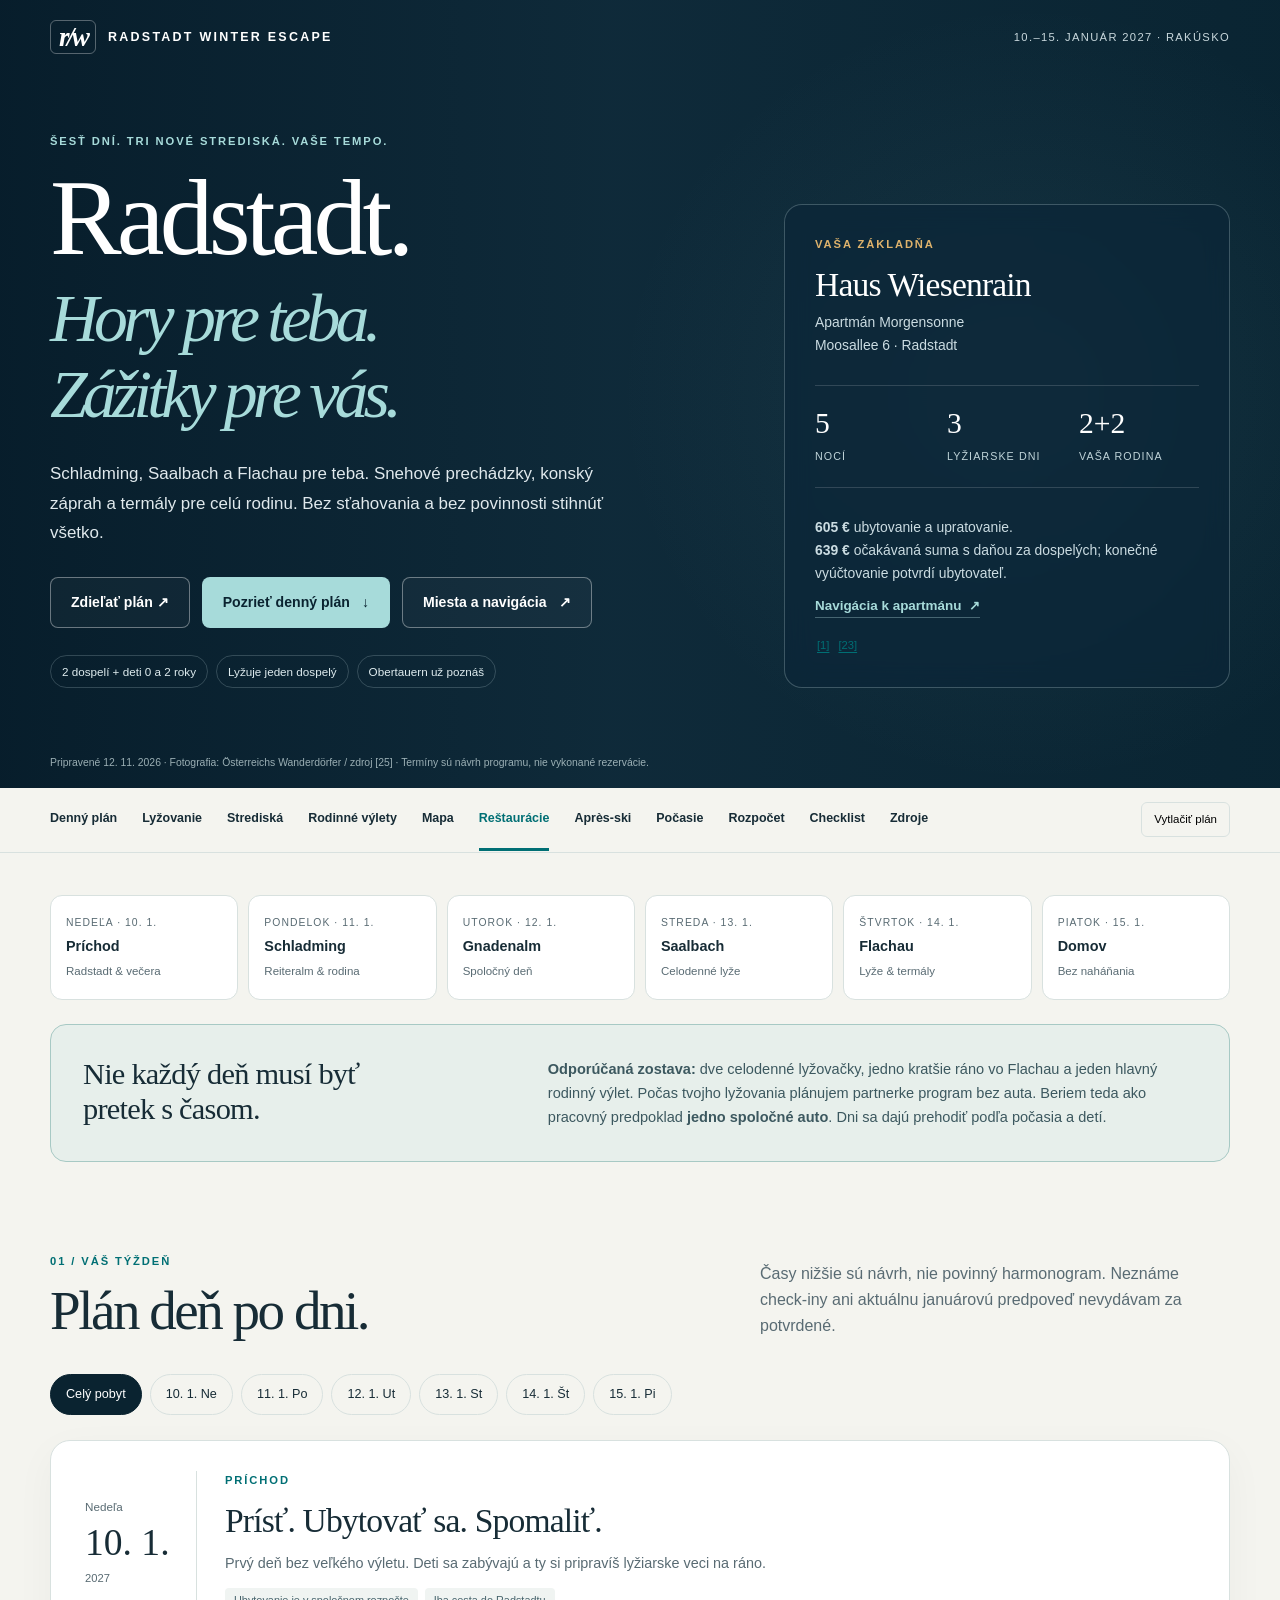
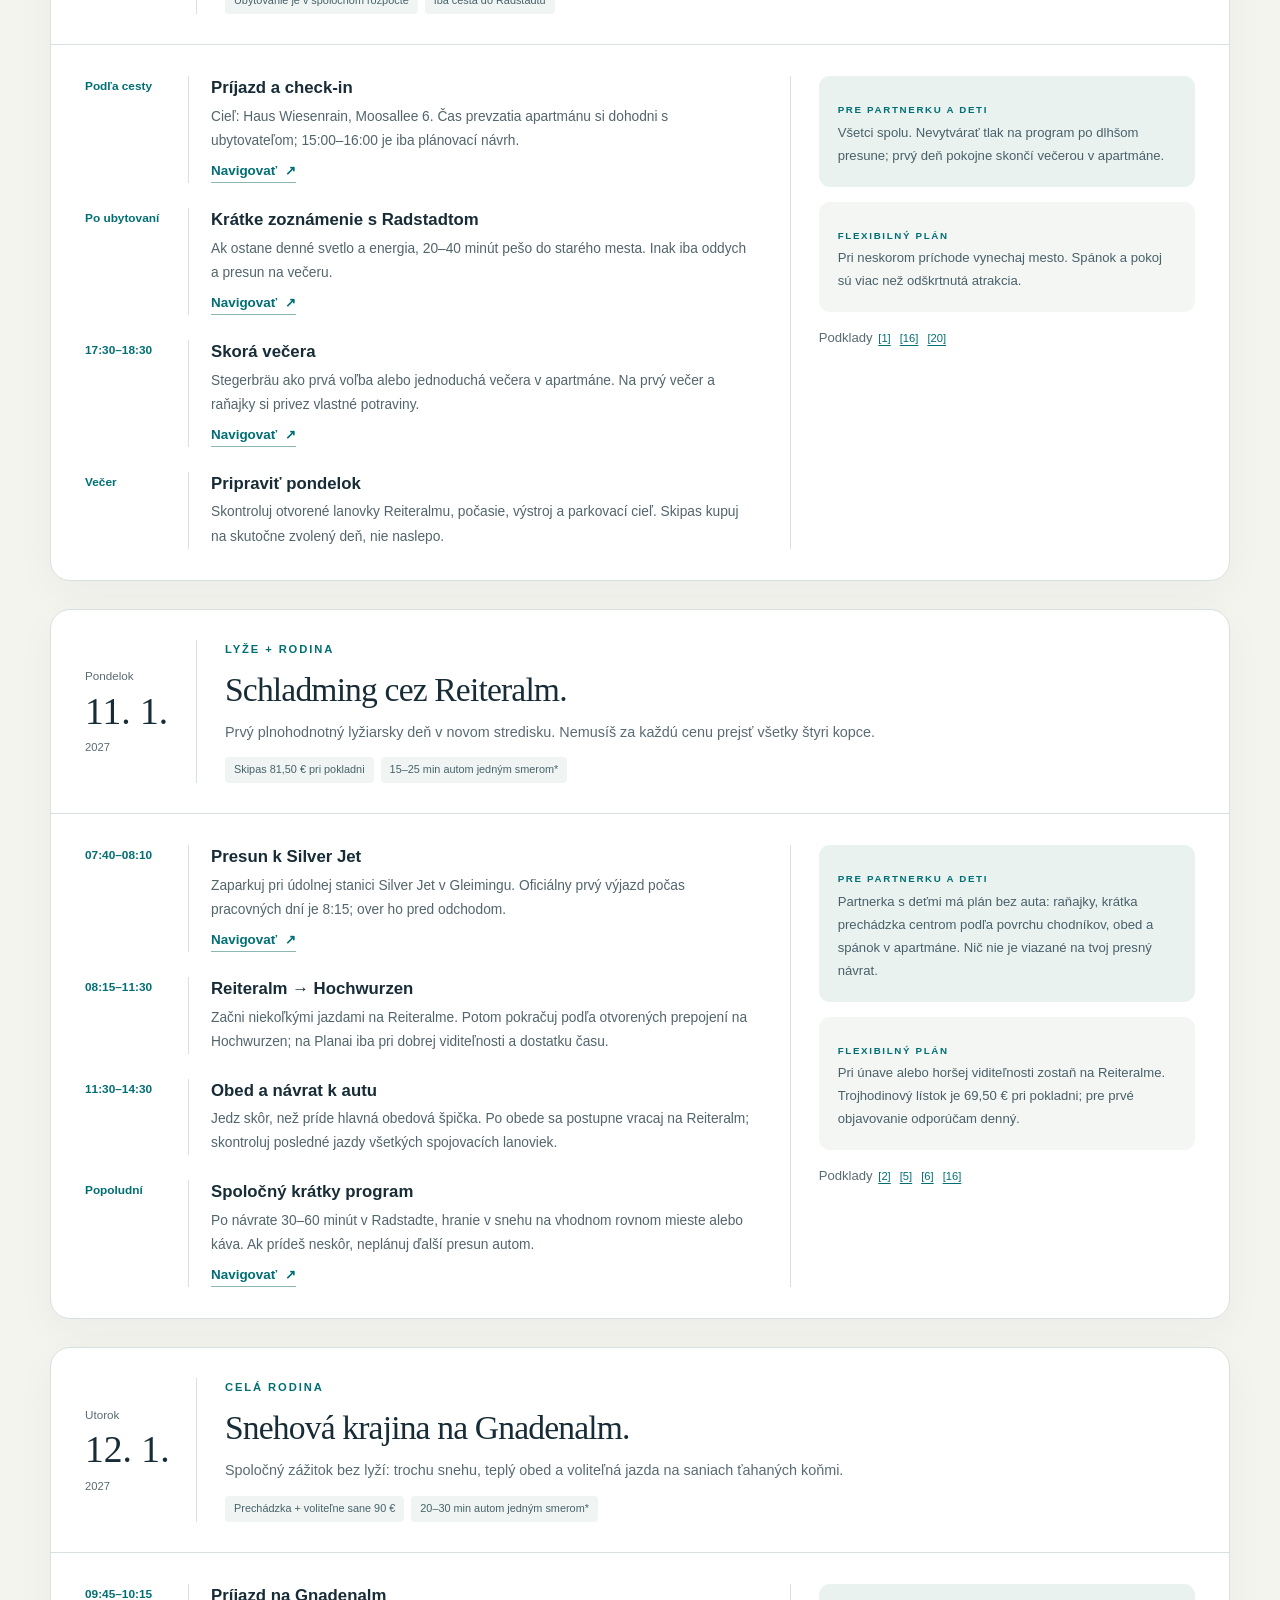
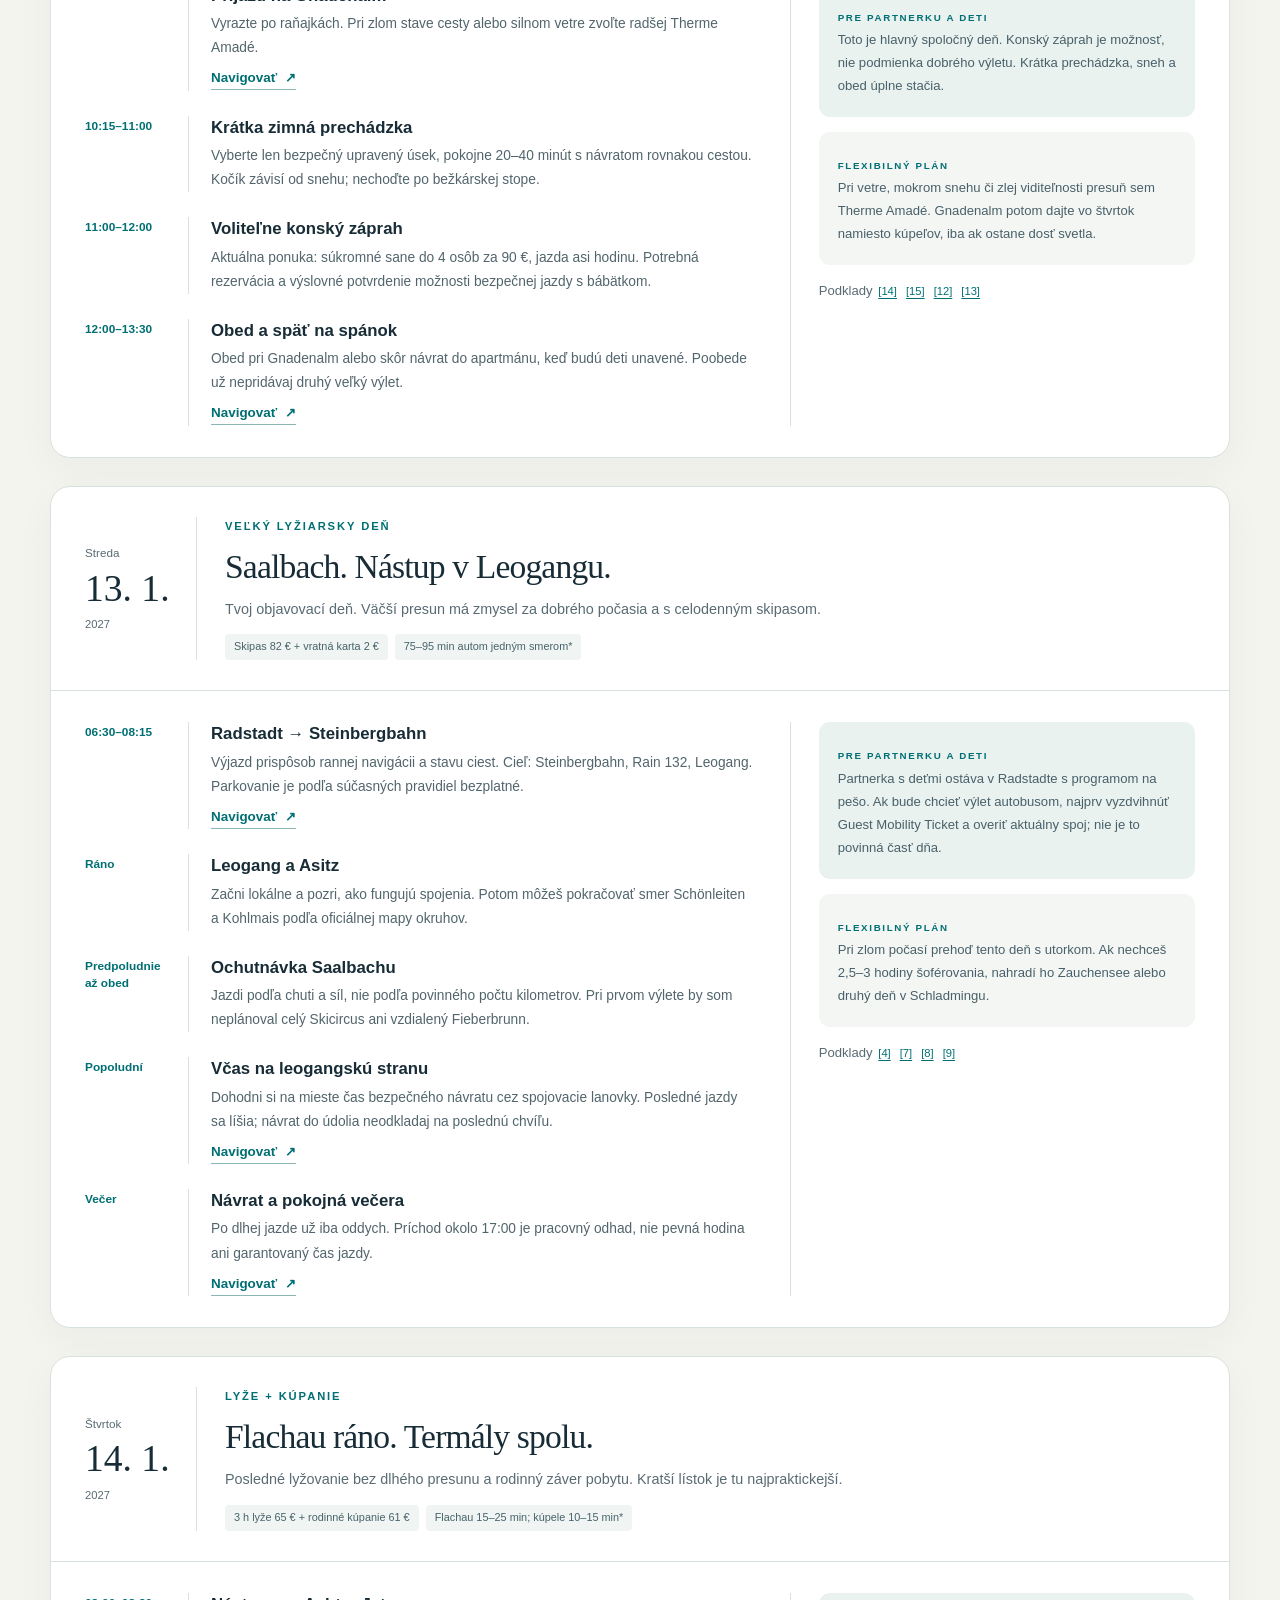
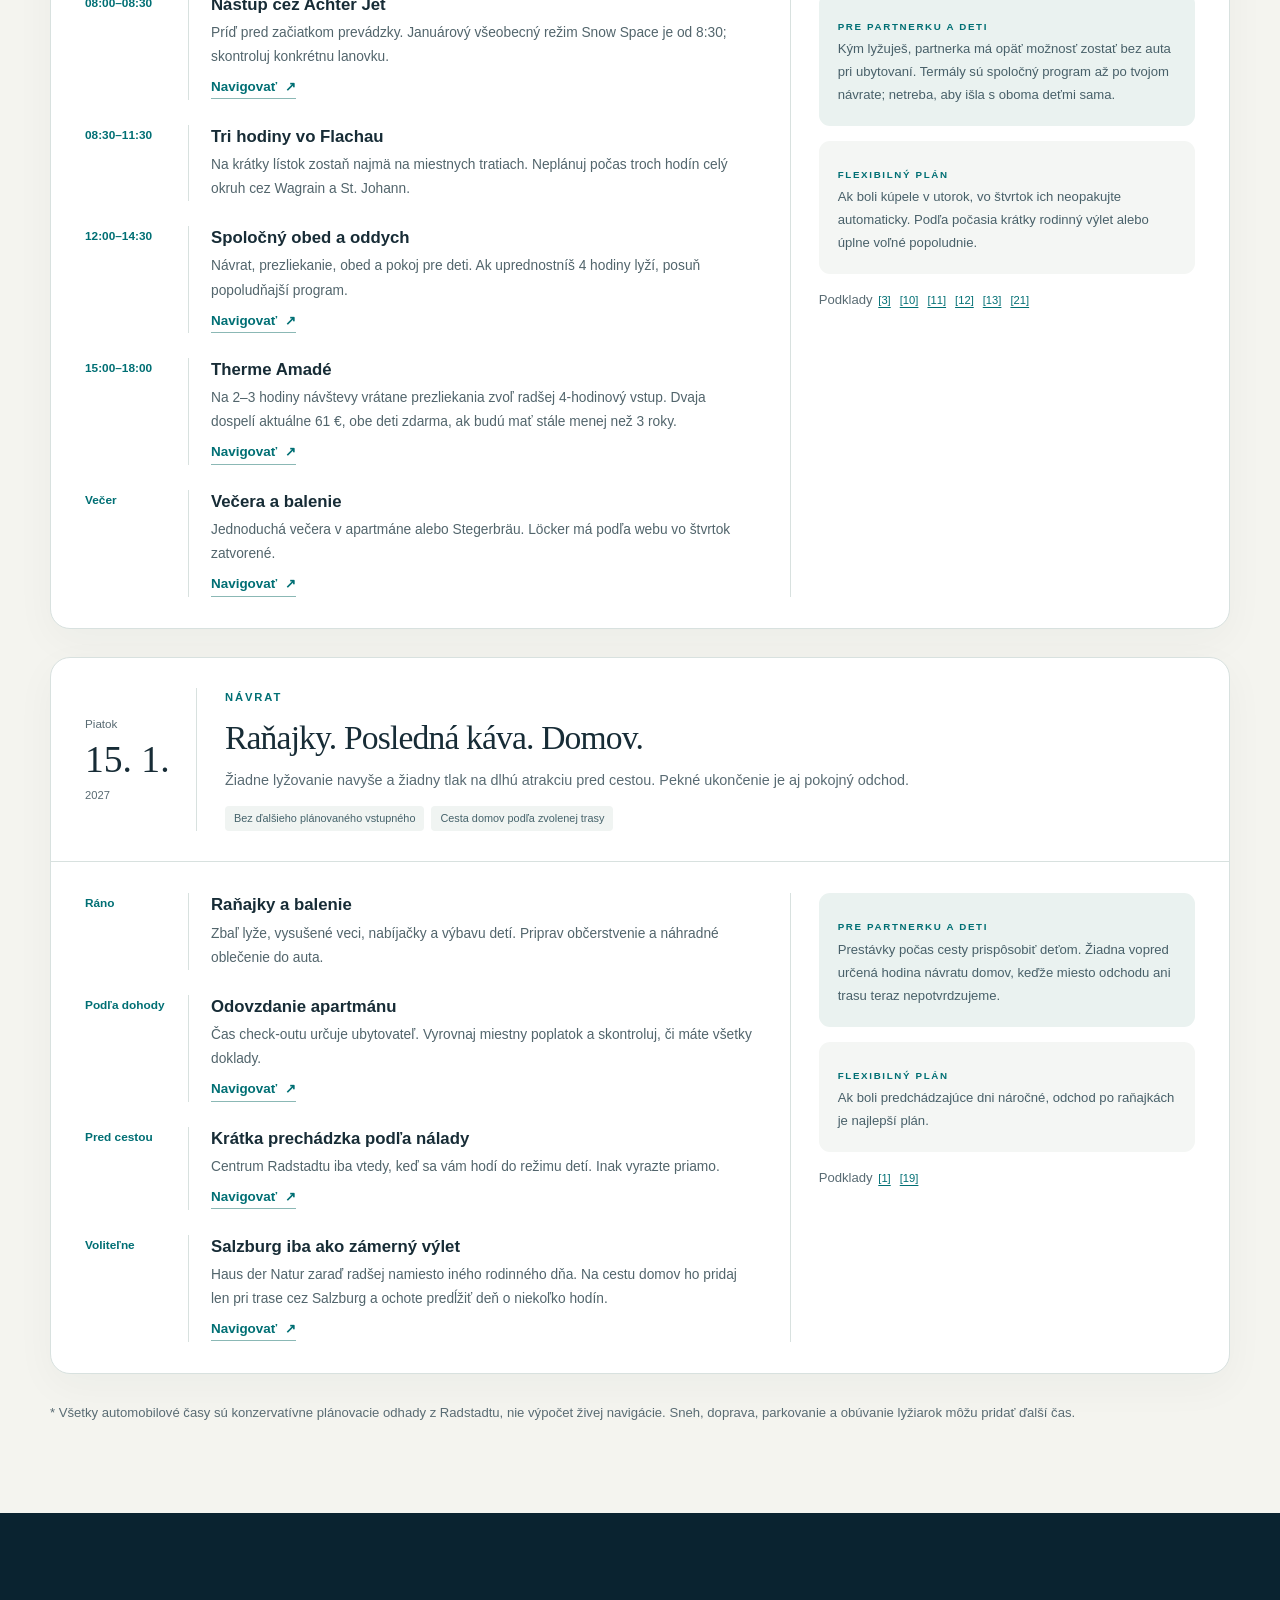
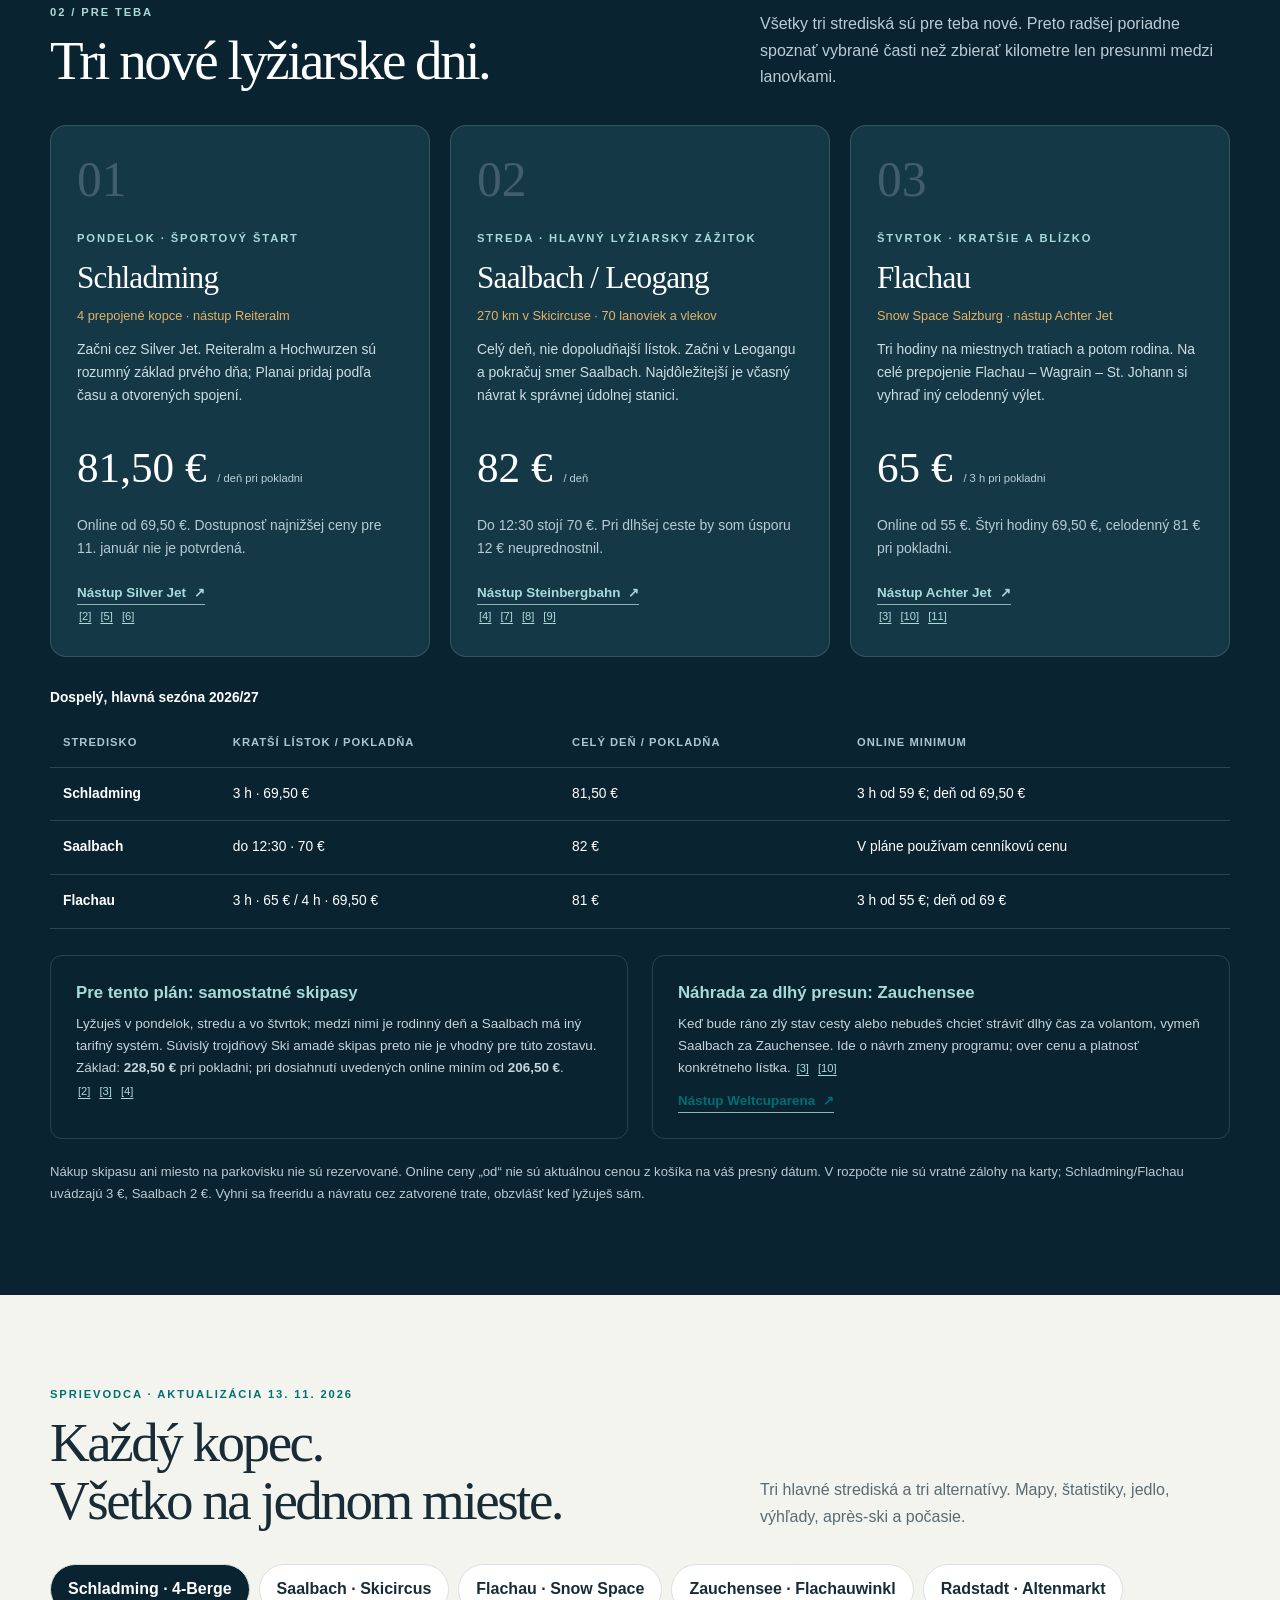
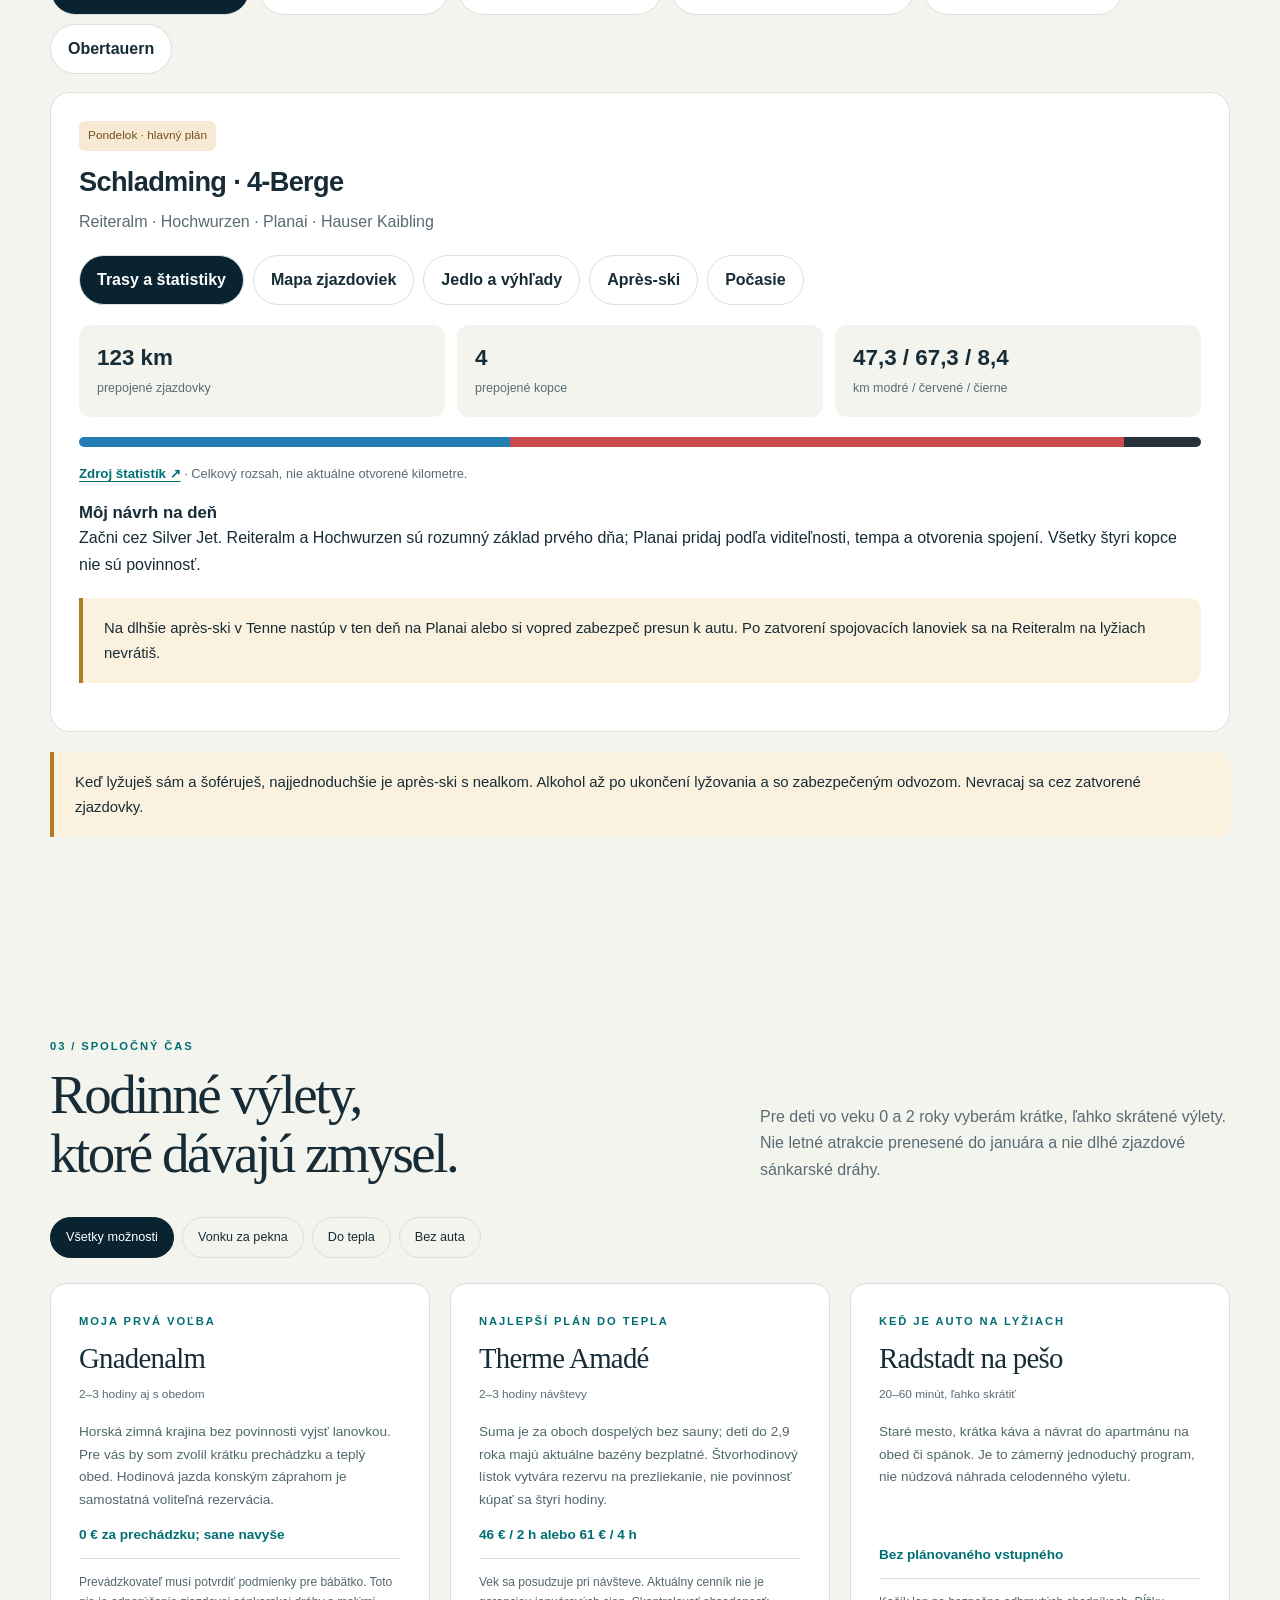
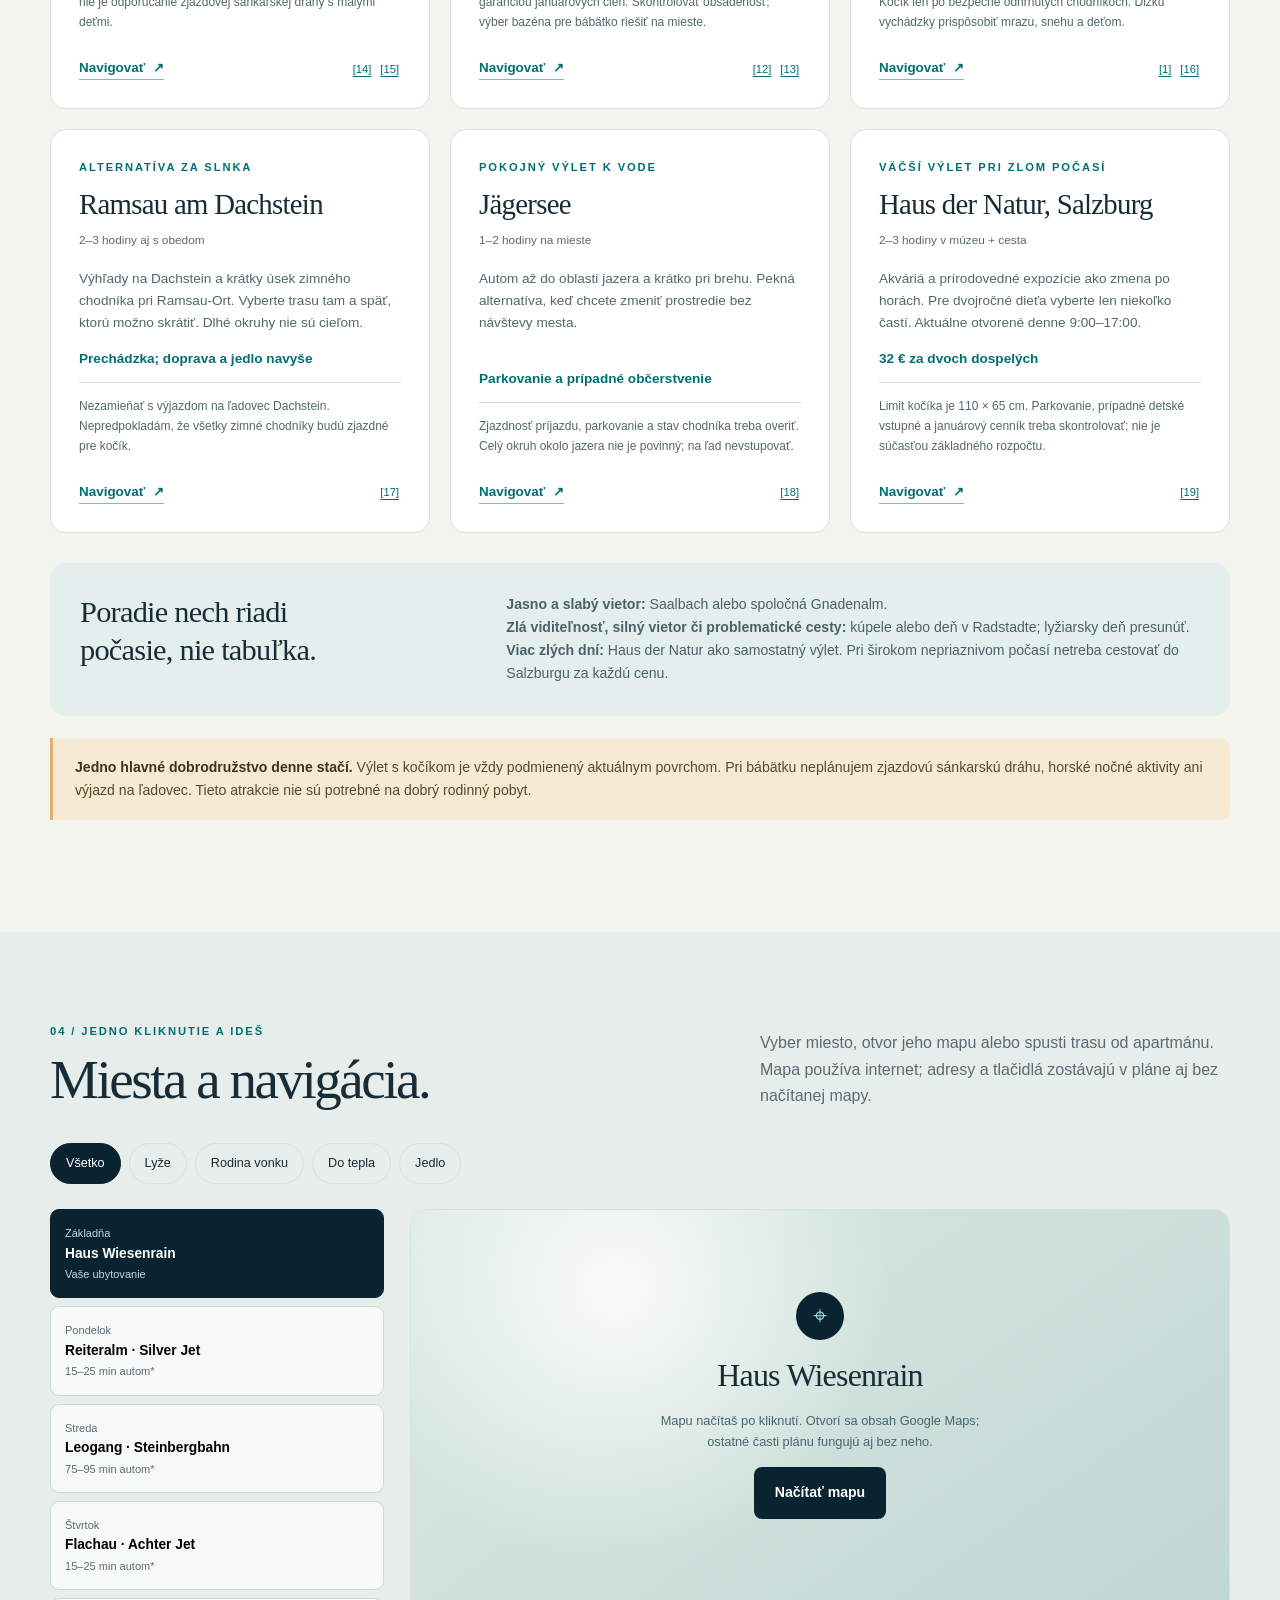
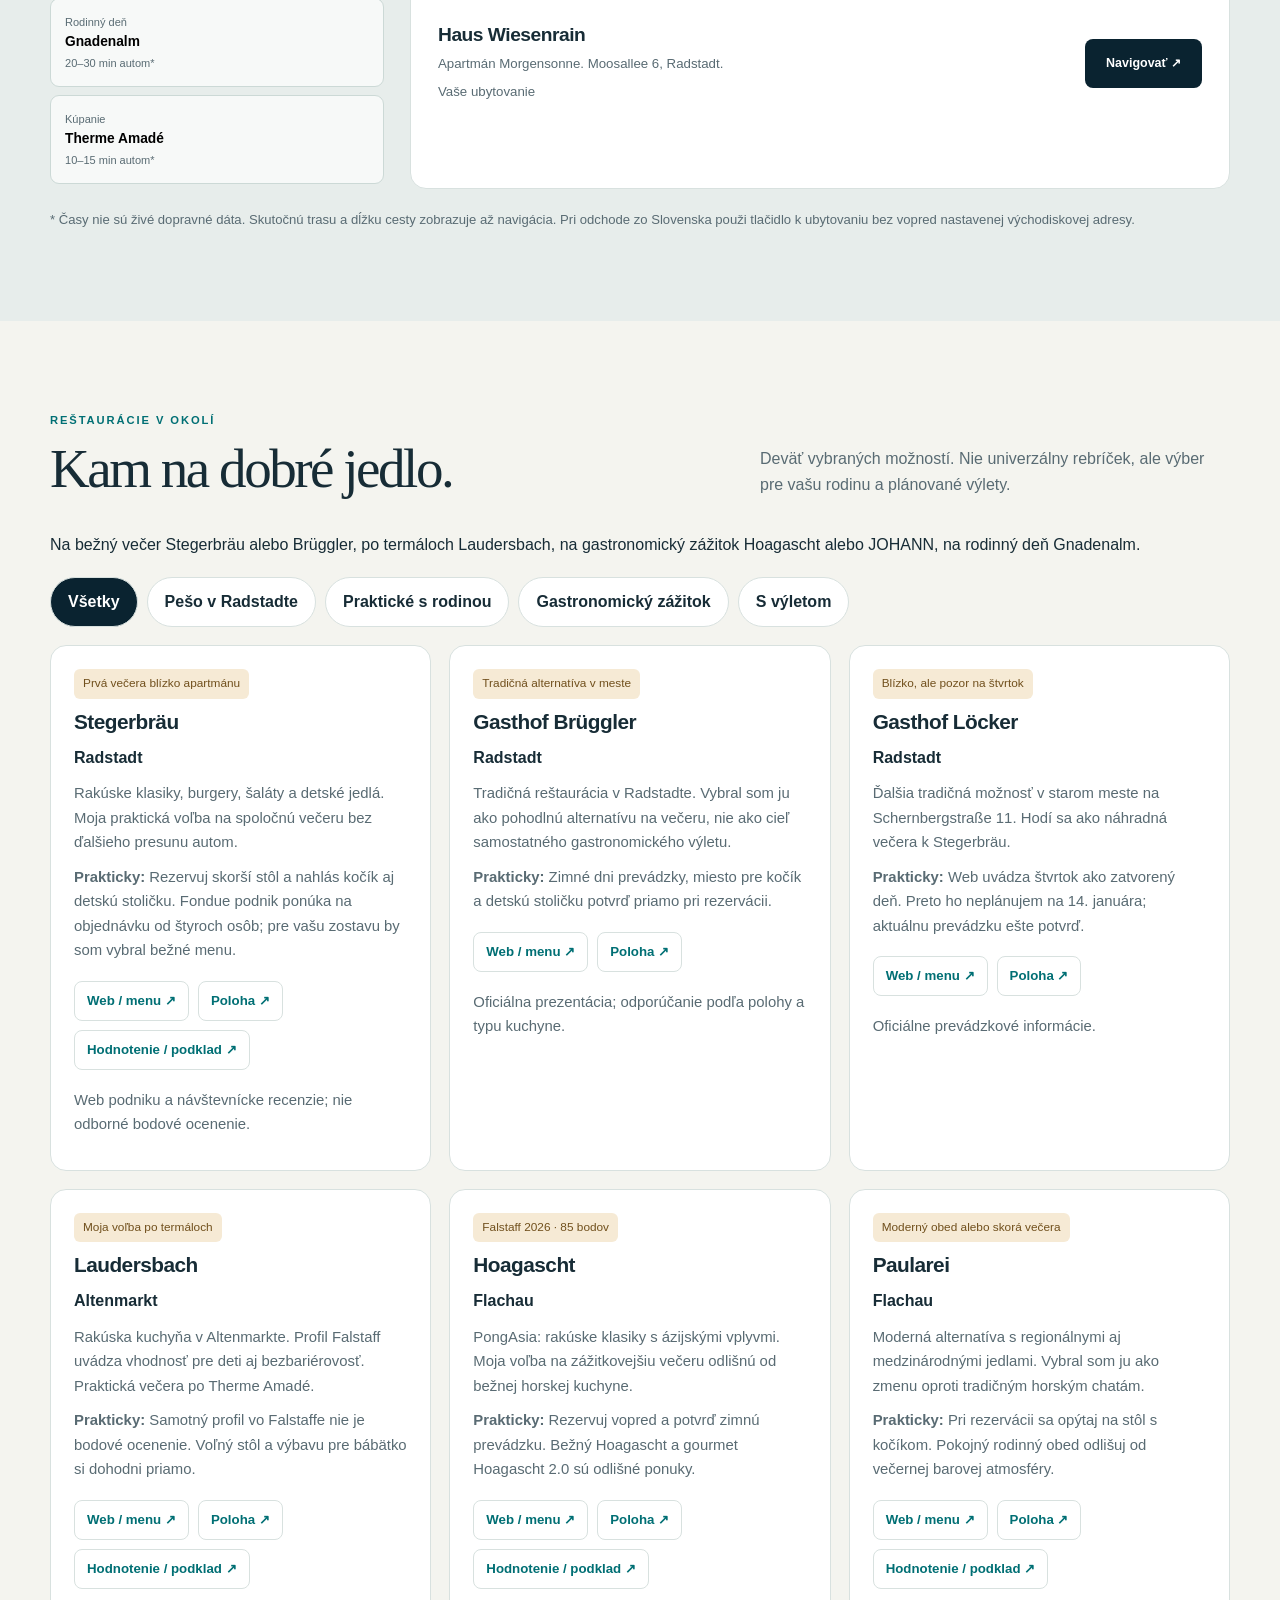
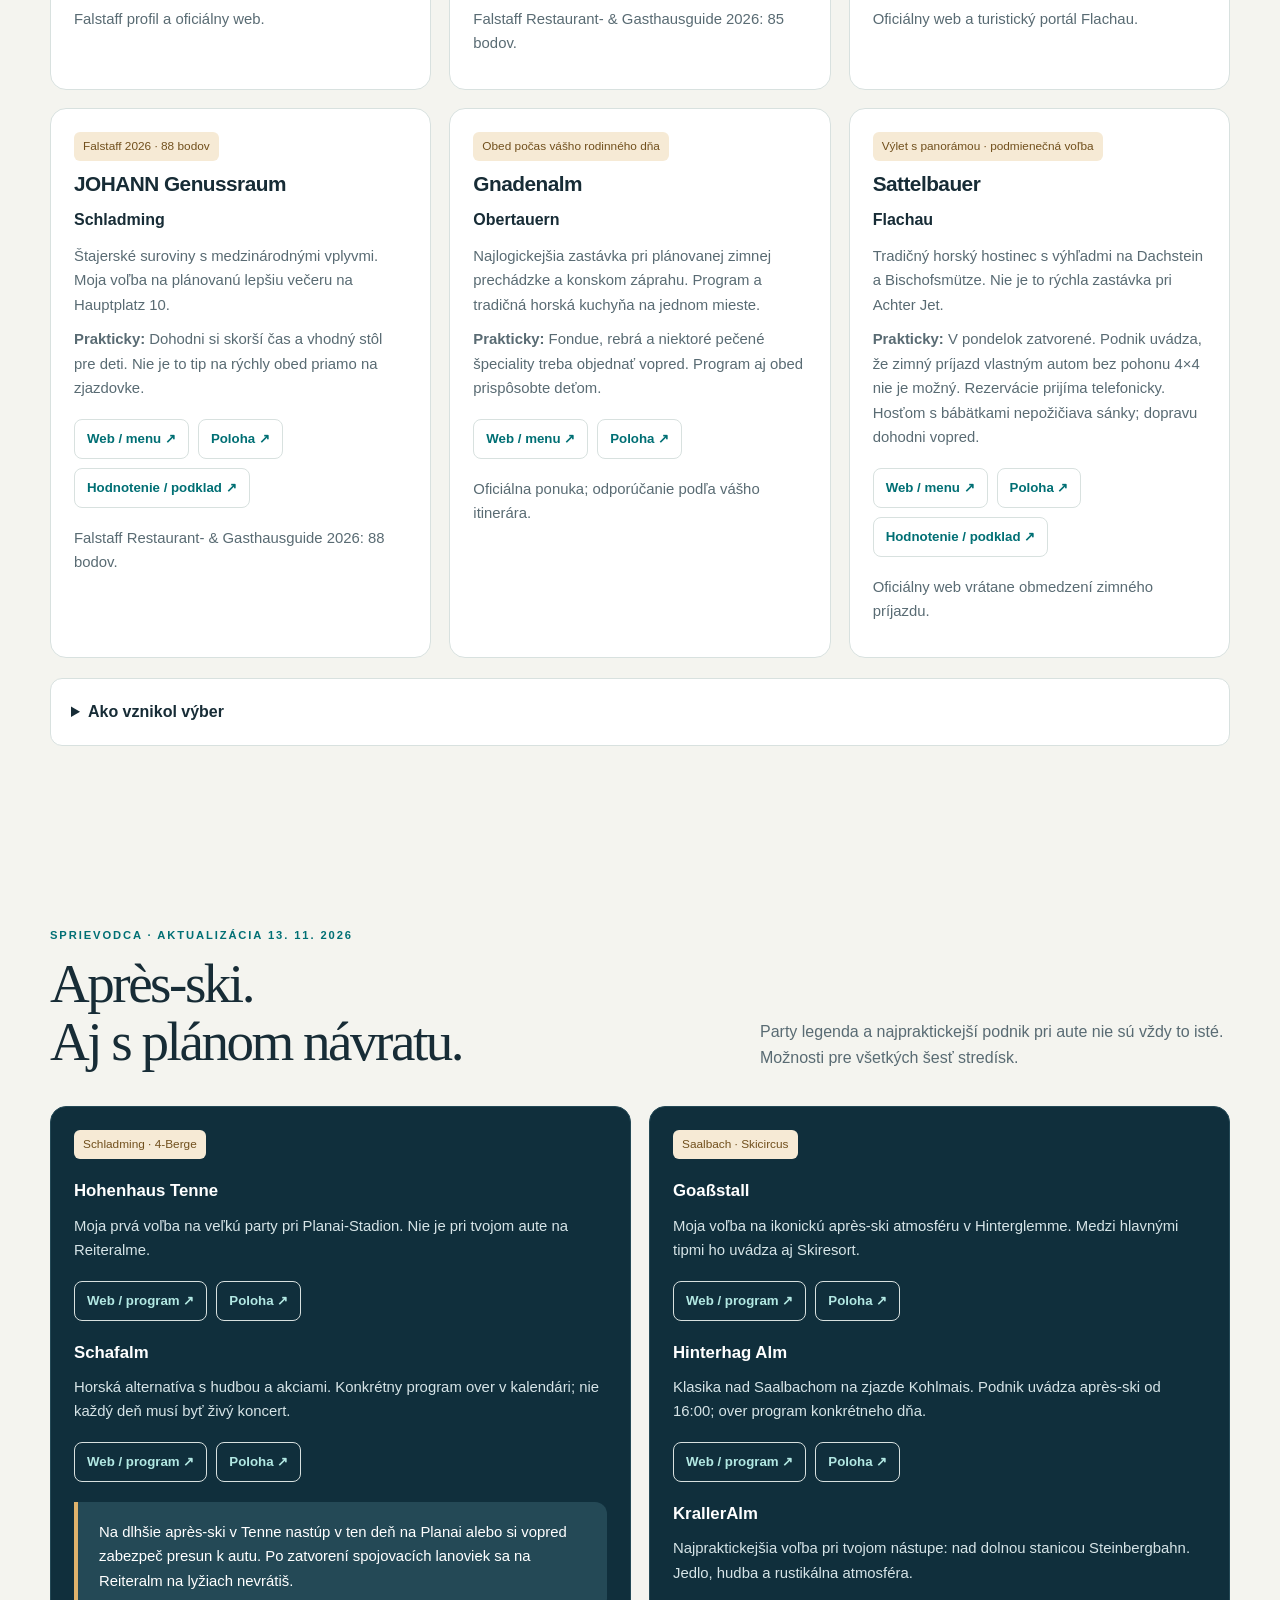
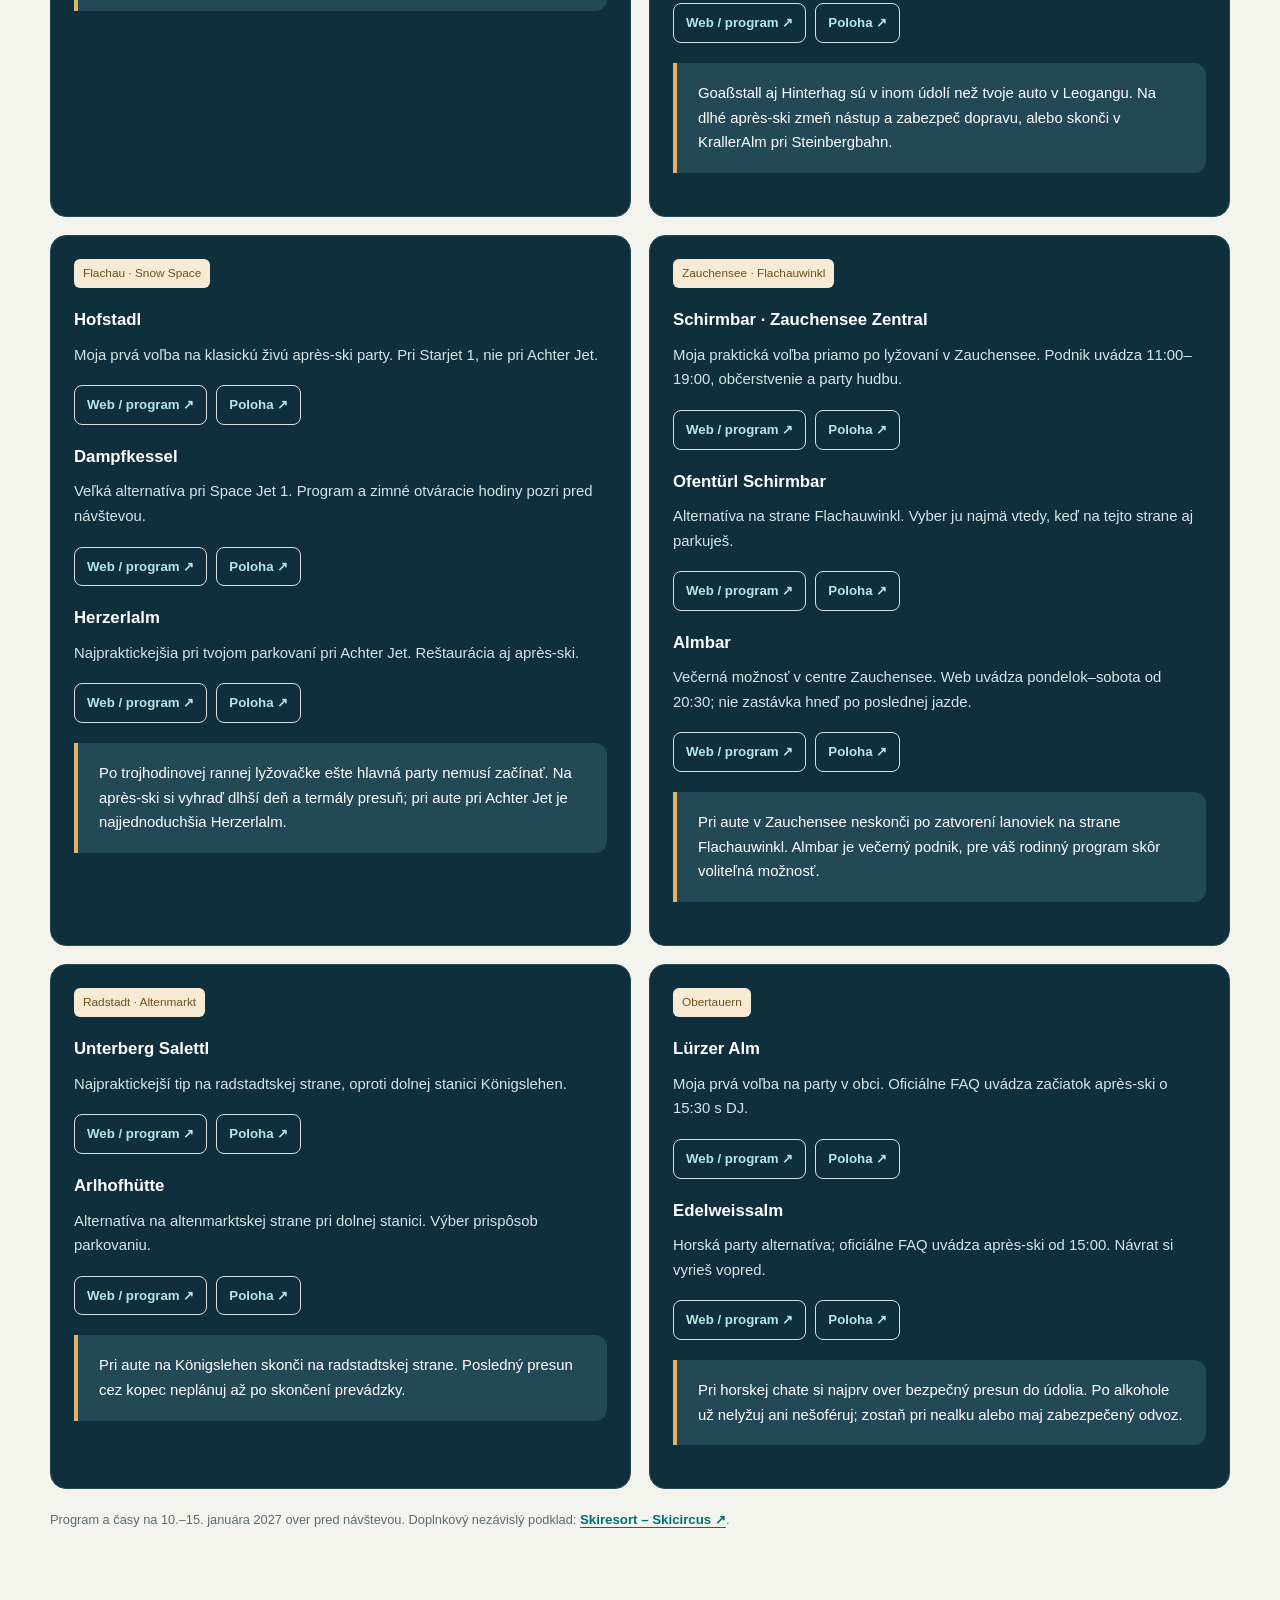
<file: radstadt-2027/index.html>
<!DOCTYPE html>
<html lang="sk"><head><meta charset="utf-8"><meta name="viewport" content="width=device-width,initial-scale=1"><meta name="theme-color" content="#0a2330"><meta name="description" content="Rodinný zimný itinerár Radstadt, 10.–15. januára 2027. Lyžovanie, rodinné výlety, navigácia a rozpočet."><meta name="robots" content="noindex,nofollow"><meta property="og:type" content="website"><meta property="og:title" content="Radstadt Winter Escape 2027"><meta property="og:description" content="Rodinný zimný plán: lyžovanie, výlety, mapa a rozpočet."><title>Radstadt Winter Escape · 10.–15. január 2027</title><link href="style.css" rel="stylesheet"></head><body><noscript><div class="no-js">Denný program je čitateľný aj bez JavaScriptu. Na kalkulačku, filtre a checklist zapni JavaScript v prehliadači.</div></noscript>
<header class="hero-shell" id="top">
<div class="wrap topbar"><a class="brand" href="#top"><span class="brand-mark">r/w</span> RADSTADT WINTER ESCAPE</a><div class="top-meta">10.–15. JANUÁR 2027 · RAKÚSKO</div></div>
<div class="wrap hero"><div><div class="eyebrow">Šesť dní. Tri nové strediská. Vaše tempo.</div><h1>Radstadt.<em>Hory pre teba.<br>Zážitky pre vás.</em></h1><p class="hero-intro">Schladming, Saalbach a Flachau pre teba. Snehové prechádzky, konský záprah a termály pre celú rodinu. Bez sťahovania a bez povinnosti stihnúť všetko.</p>
<div class="hero-actions"><button class="btn btn-secondary" id="shareTrip" type="button">Zdieľať plán ↗</button><a class="btn btn-primary" href="#itinerar">Pozrieť denný plán <span>↓</span></a><a class="btn btn-secondary" href="#mapa">Miesta a navigácia <span>↗</span></a></div><div class="hero-chips"><span>2 dospelí + deti 0 a 2 roky</span><span>Lyžuje jeden dospelý</span><span>Obertauern už poznáš</span></div></div>
<aside class="base-card"><div class="eyebrow">VAŠA ZÁKLADŇA</div><h3>Haus Wiesenrain</h3><p>Apartmán Morgensonne<br>Moosallee 6 · Radstadt</p><div class="base-stats"><div><strong>5</strong><small>nocí</small></div><div><strong>3</strong><small>lyžiarske dni</small></div><div><strong>2+2</strong><small>vaša rodina</small></div></div><p><strong>605 €</strong> ubytovanie a upratovanie.<br><strong>639 €</strong> očakávaná suma s daňou za dospelých; konečné vyúčtovanie potvrdí ubytovateľ.</p><a class="text-link" href="https://www.google.com/maps/dir/?api=1&amp;destination=Haus%20Wiesenrain%2C%20Moosallee%206%2C%205550%20Radstadt%2C%20Austria&amp;travelmode=driving" rel="noopener noreferrer" target="_blank">Navigácia k apartmánu <span aria-hidden="true">↗</span></a><div style="margin-top:13px"><span class="refs"><a aria-label="Zdroj 1" href="#source-1">[1]</a><a aria-label="Zdroj 23" href="#source-23">[23]</a></span></div></aside></div>
<div class="wrap hero-note">Pripravené 12. 11. 2026 · Fotografia: Österreichs Wanderdörfer / zdroj [25] · Termíny sú návrh programu, nie vykonané rezervácie.</div></header>
<nav aria-label="Hlavná navigácia" class="nav"><div class="wrap nav-inner"><a href="#itinerar">Denný plán</a><a href="#lyzovanie">Lyžovanie</a><a href="#rodina">Rodinné výlety</a><a href="#mapa">Mapa</a><a href="#jedlo">Jedlo</a><a href="#rozpocet">Rozpočet</a><a href="#checklist">Checklist</a><a href="#zdroje">Zdroje</a><button class="print-btn" id="printButton" type="button">Vytlačiť plán</button></div></nav>
<main><div class="wrap quickplan"><div class="days-strip"><a class="strip-card" data-jump-day="10" href="#day-10"><small>Nedeľa · 10. 1.</small><strong>Príchod</strong><span>Radstadt &amp; večera</span></a><a class="strip-card" data-jump-day="11" href="#day-11"><small>Pondelok · 11. 1.</small><strong>Schladming</strong><span>Reiteralm &amp; rodina</span></a><a class="strip-card" data-jump-day="12" href="#day-12"><small>Utorok · 12. 1.</small><strong>Gnadenalm</strong><span>Spoločný deň</span></a><a class="strip-card" data-jump-day="13" href="#day-13"><small>Streda · 13. 1.</small><strong>Saalbach</strong><span>Celodenné lyže</span></a><a class="strip-card" data-jump-day="14" href="#day-14"><small>Štvrtok · 14. 1.</small><strong>Flachau</strong><span>Lyže &amp; termály</span></a><a class="strip-card" data-jump-day="15" href="#day-15"><small>Piatok · 15. 1.</small><strong>Domov</strong><span>Bez naháňania</span></a></div><div class="brief"><h3>Nie každý deň musí byť<br>pretek s časom.</h3><p><strong>Odporúčaná zostava:</strong> dve celodenné lyžovačky, jedno kratšie ráno vo Flachau a jeden hlavný rodinný výlet. Počas tvojho lyžovania plánujem partnerke program bez auta. Beriem teda ako pracovný predpoklad <strong>jedno spoločné auto</strong>. Dni sa dajú prehodiť podľa počasia a detí.</p></div></div>
<section class="section wrap" id="itinerar"><div class="section-head"><div><div class="eyebrow">01 / VÁŠ TÝŽDEŇ</div><h2>Plán deň po dni.</h2></div><p>Časy nižšie sú návrh, nie povinný harmonogram. Neznáme check-iny ani aktuálnu januárovú predpoveď nevydávam za potvrdené.</p></div><div aria-label="Filter dní" class="pills" id="dayFilters"><button aria-pressed="true" class="pill active" data-day-filter="all" type="button">Celý pobyt</button><button aria-pressed="false" class="pill" data-day-filter="10" type="button">10. 1. Ne</button><button aria-pressed="false" class="pill" data-day-filter="11" type="button">11. 1. Po</button><button aria-pressed="false" class="pill" data-day-filter="12" type="button">12. 1. Ut</button><button aria-pressed="false" class="pill" data-day-filter="13" type="button">13. 1. St</button><button aria-pressed="false" class="pill" data-day-filter="14" type="button">14. 1. Št</button><button aria-pressed="false" class="pill" data-day-filter="15" type="button">15. 1. Pi</button></div>
<article class="day-card" data-day-card="10" id="day-10"><div class="day-heading"><div class="date-stamp"><span>Nedeľa</span><strong>10. 1.</strong><small>2027</small></div><div><div class="eyebrow">PRÍCHOD</div><h3>Prísť. Ubytovať sa. Spomaliť.</h3><p class="day-lead">Prvý deň bez veľkého výletu. Deti sa zabývajú a ty si pripravíš lyžiarske veci na ráno.</p><div class="mini-tags"><span>Ubytovanie je v spoločnom rozpočte</span><span>Iba cesta do Radstadtu</span></div></div></div><div class="day-body"><div class="timeline"><div class="timeline-item"><span class="time">Podľa cesty</span><div><h4>Príjazd a check-in</h4><p>Cieľ: Haus Wiesenrain, Moosallee 6. Čas prevzatia apartmánu si dohodni s ubytovateľom; 15:00–16:00 je iba plánovací návrh.</p><a class="text-link" href="https://www.google.com/maps/dir/?api=1&amp;destination=Haus%20Wiesenrain%2C%20Moosallee%206%2C%205550%20Radstadt%2C%20Austria&amp;travelmode=driving" rel="noopener noreferrer" target="_blank">Navigovať <span aria-hidden="true">↗</span></a></div></div><div class="timeline-item"><span class="time">Po ubytovaní</span><div><h4>Krátke zoznámenie s Radstadtom</h4><p>Ak ostane denné svetlo a energia, 20–40 minút pešo do starého mesta. Inak iba oddych a presun na večeru.</p><a class="text-link" href="https://www.google.com/maps/dir/?api=1&amp;destination=Stadtplatz%2C%205550%20Radstadt%2C%20Austria&amp;travelmode=walking&amp;origin=Haus%20Wiesenrain%2C%20Moosallee%206%2C%205550%20Radstadt%2C%20Austria" rel="noopener noreferrer" target="_blank">Navigovať <span aria-hidden="true">↗</span></a></div></div><div class="timeline-item"><span class="time">17:30–18:30</span><div><h4>Skorá večera</h4><p>Stegerbräu ako prvá voľba alebo jednoduchá večera v apartmáne. Na prvý večer a raňajky si privez vlastné potraviny.</p><a class="text-link" href="https://www.google.com/maps/dir/?api=1&amp;destination=Stegerbrau%2C%20Schernbergstrasse%2014%2C%205550%20Radstadt%2C%20Austria&amp;travelmode=walking&amp;origin=Haus%20Wiesenrain%2C%20Moosallee%206%2C%205550%20Radstadt%2C%20Austria" rel="noopener noreferrer" target="_blank">Navigovať <span aria-hidden="true">↗</span></a></div></div><div class="timeline-item"><span class="time">Večer</span><div><h4>Pripraviť pondelok</h4><p>Skontroluj otvorené lanovky Reiteralmu, počasie, výstroj a parkovací cieľ. Skipas kupuj na skutočne zvolený deň, nie naslepo.</p></div></div></div><aside class="day-aside"><div class="aside-block family-side"><span class="eyebrow">PRE PARTNERKU A DETI</span><p>Všetci spolu. Nevytvárať tlak na program po dlhšom presune; prvý deň pokojne skončí večerou v apartmáne.</p></div><div class="aside-block"><span class="eyebrow">FLEXIBILNÝ PLÁN</span><p>Pri neskorom príchode vynechaj mesto. Spánok a pokoj sú viac než odškrtnutá atrakcia.</p></div><p class="source-note">Podklady <span class="refs"><a aria-label="Zdroj 1" href="#source-1">[1]</a><a aria-label="Zdroj 16" href="#source-16">[16]</a><a aria-label="Zdroj 20" href="#source-20">[20]</a></span></p></aside></div></article>
<article class="day-card" data-day-card="11" id="day-11"><div class="day-heading"><div class="date-stamp"><span>Pondelok</span><strong>11. 1.</strong><small>2027</small></div><div><div class="eyebrow">LYŽE + RODINA</div><h3>Schladming cez Reiteralm.</h3><p class="day-lead">Prvý plnohodnotný lyžiarsky deň v novom stredisku. Nemusíš za každú cenu prejsť všetky štyri kopce.</p><div class="mini-tags"><span>Skipas 81,50 € pri pokladni</span><span>15–25 min autom jedným smerom*</span></div></div></div><div class="day-body"><div class="timeline"><div class="timeline-item"><span class="time">07:40–08:10</span><div><h4>Presun k Silver Jet</h4><p>Zaparkuj pri údolnej stanici Silver Jet v Gleimingu. Oficiálny prvý výjazd počas pracovných dní je 8:15; over ho pred odchodom.</p><a class="text-link" href="https://www.google.com/maps/dir/?api=1&amp;destination=Silver%20Jet%20Reiteralm%2C%20Gleiming%2C%208973%20Schladming%2C%20Austria&amp;travelmode=driving&amp;origin=Haus%20Wiesenrain%2C%20Moosallee%206%2C%205550%20Radstadt%2C%20Austria" rel="noopener noreferrer" target="_blank">Navigovať <span aria-hidden="true">↗</span></a></div></div><div class="timeline-item"><span class="time">08:15–11:30</span><div><h4>Reiteralm → Hochwurzen</h4><p>Začni niekoľkými jazdami na Reiteralme. Potom pokračuj podľa otvorených prepojení na Hochwurzen; na Planai iba pri dobrej viditeľnosti a dostatku času.</p></div></div><div class="timeline-item"><span class="time">11:30–14:30</span><div><h4>Obed a návrat k autu</h4><p>Jedz skôr, než príde hlavná obedová špička. Po obede sa postupne vracaj na Reiteralm; skontroluj posledné jazdy všetkých spojovacích lanoviek.</p></div></div><div class="timeline-item"><span class="time">Popoludní</span><div><h4>Spoločný krátky program</h4><p>Po návrate 30–60 minút v Radstadte, hranie v snehu na vhodnom rovnom mieste alebo káva. Ak prídeš neskôr, neplánuj ďalší presun autom.</p><a class="text-link" href="https://www.google.com/maps/dir/?api=1&amp;destination=Stadtplatz%2C%205550%20Radstadt%2C%20Austria&amp;travelmode=walking&amp;origin=Haus%20Wiesenrain%2C%20Moosallee%206%2C%205550%20Radstadt%2C%20Austria" rel="noopener noreferrer" target="_blank">Navigovať <span aria-hidden="true">↗</span></a></div></div></div><aside class="day-aside"><div class="aside-block family-side"><span class="eyebrow">PRE PARTNERKU A DETI</span><p>Partnerka s deťmi má plán bez auta: raňajky, krátka prechádzka centrom podľa povrchu chodníkov, obed a spánok v apartmáne. Nič nie je viazané na tvoj presný návrat.</p></div><div class="aside-block"><span class="eyebrow">FLEXIBILNÝ PLÁN</span><p>Pri únave alebo horšej viditeľnosti zostaň na Reiteralme. Trojhodinový lístok je 69,50 € pri pokladni; pre prvé objavovanie odporúčam denný.</p></div><p class="source-note">Podklady <span class="refs"><a aria-label="Zdroj 2" href="#source-2">[2]</a><a aria-label="Zdroj 5" href="#source-5">[5]</a><a aria-label="Zdroj 6" href="#source-6">[6]</a><a aria-label="Zdroj 16" href="#source-16">[16]</a></span></p></aside></div></article>
<article class="day-card" data-day-card="12" id="day-12"><div class="day-heading"><div class="date-stamp"><span>Utorok</span><strong>12. 1.</strong><small>2027</small></div><div><div class="eyebrow">CELÁ RODINA</div><h3>Snehová krajina na Gnadenalm.</h3><p class="day-lead">Spoločný zážitok bez lyží: trochu snehu, teplý obed a voliteľná jazda na saniach ťahaných koňmi.</p><div class="mini-tags"><span>Prechádzka + voliteľne sane 90 €</span><span>20–30 min autom jedným smerom*</span></div></div></div><div class="day-body"><div class="timeline"><div class="timeline-item"><span class="time">09:45–10:15</span><div><h4>Príjazd na Gnadenalm</h4><p>Vyrazte po raňajkách. Pri zlom stave cesty alebo silnom vetre zvoľte radšej Therme Amadé.</p><a class="text-link" href="https://www.google.com/maps/dir/?api=1&amp;destination=Gnadenalm%2C%20Gnadenalmstrasse%2020%2C%20Obertauern%2C%20Austria&amp;travelmode=driving&amp;origin=Haus%20Wiesenrain%2C%20Moosallee%206%2C%205550%20Radstadt%2C%20Austria" rel="noopener noreferrer" target="_blank">Navigovať <span aria-hidden="true">↗</span></a></div></div><div class="timeline-item"><span class="time">10:15–11:00</span><div><h4>Krátka zimná prechádzka</h4><p>Vyberte len bezpečný upravený úsek, pokojne 20–40 minút s návratom rovnakou cestou. Kočík závisí od snehu; nechoďte po bežkárskej stope.</p></div></div><div class="timeline-item"><span class="time">11:00–12:00</span><div><h4>Voliteľne konský záprah</h4><p>Aktuálna ponuka: súkromné sane do 4 osôb za 90 €, jazda asi hodinu. Potrebná rezervácia a výslovné potvrdenie možnosti bezpečnej jazdy s bábätkom.</p></div></div><div class="timeline-item"><span class="time">12:00–13:30</span><div><h4>Obed a späť na spánok</h4><p>Obed pri Gnadenalm alebo skôr návrat do apartmánu, keď budú deti unavené. Poobede už nepridávaj druhý veľký výlet.</p><a class="text-link" href="https://www.google.com/maps/dir/?api=1&amp;destination=Haus%20Wiesenrain%2C%20Moosallee%206%2C%205550%20Radstadt%2C%20Austria&amp;travelmode=driving" rel="noopener noreferrer" target="_blank">Navigovať <span aria-hidden="true">↗</span></a></div></div></div><aside class="day-aside"><div class="aside-block family-side"><span class="eyebrow">PRE PARTNERKU A DETI</span><p>Toto je hlavný spoločný deň. Konský záprah je možnosť, nie podmienka dobrého výletu. Krátka prechádzka, sneh a obed úplne stačia.</p></div><div class="aside-block"><span class="eyebrow">FLEXIBILNÝ PLÁN</span><p>Pri vetre, mokrom snehu či zlej viditeľnosti presuň sem Therme Amadé. Gnadenalm potom dajte vo štvrtok namiesto kúpeľov, iba ak ostane dosť svetla.</p></div><p class="source-note">Podklady <span class="refs"><a aria-label="Zdroj 14" href="#source-14">[14]</a><a aria-label="Zdroj 15" href="#source-15">[15]</a><a aria-label="Zdroj 12" href="#source-12">[12]</a><a aria-label="Zdroj 13" href="#source-13">[13]</a></span></p></aside></div></article>
<article class="day-card" data-day-card="13" id="day-13"><div class="day-heading"><div class="date-stamp"><span>Streda</span><strong>13. 1.</strong><small>2027</small></div><div><div class="eyebrow">VEĽKÝ LYŽIARSKY DEŇ</div><h3>Saalbach. Nástup v Leogangu.</h3><p class="day-lead">Tvoj objavovací deň. Väčší presun má zmysel za dobrého počasia a s celodenným skipasom.</p><div class="mini-tags"><span>Skipas 82 € + vratná karta 2 €</span><span>75–95 min autom jedným smerom*</span></div></div></div><div class="day-body"><div class="timeline"><div class="timeline-item"><span class="time">06:30–08:15</span><div><h4>Radstadt → Steinbergbahn</h4><p>Výjazd prispôsob rannej navigácii a stavu ciest. Cieľ: Steinbergbahn, Rain 132, Leogang. Parkovanie je podľa súčasných pravidiel bezplatné.</p><a class="text-link" href="https://www.google.com/maps/dir/?api=1&amp;destination=Steinbergbahn%2C%20Rain%20132%2C%205771%20Leogang%2C%20Austria&amp;travelmode=driving&amp;origin=Haus%20Wiesenrain%2C%20Moosallee%206%2C%205550%20Radstadt%2C%20Austria" rel="noopener noreferrer" target="_blank">Navigovať <span aria-hidden="true">↗</span></a></div></div><div class="timeline-item"><span class="time">Ráno</span><div><h4>Leogang a Asitz</h4><p>Začni lokálne a pozri, ako fungujú spojenia. Potom môžeš pokračovať smer Schönleiten a Kohlmais podľa oficiálnej mapy okruhov.</p></div></div><div class="timeline-item"><span class="time">Predpoludnie až obed</span><div><h4>Ochutnávka Saalbachu</h4><p>Jazdi podľa chuti a síl, nie podľa povinného počtu kilometrov. Pri prvom výlete by som neplánoval celý Skicircus ani vzdialený Fieberbrunn.</p></div></div><div class="timeline-item"><span class="time">Popoludní</span><div><h4>Včas na leogangskú stranu</h4><p>Dohodni si na mieste čas bezpečného návratu cez spojovacie lanovky. Posledné jazdy sa líšia; návrat do údolia neodkladaj na poslednú chvíľu.</p><a class="text-link" href="https://www.google.com/maps/dir/?api=1&amp;destination=Steinbergbahn%2C%20Rain%20132%2C%205771%20Leogang%2C%20Austria&amp;travelmode=driving&amp;origin=Haus%20Wiesenrain%2C%20Moosallee%206%2C%205550%20Radstadt%2C%20Austria" rel="noopener noreferrer" target="_blank">Navigovať <span aria-hidden="true">↗</span></a></div></div><div class="timeline-item"><span class="time">Večer</span><div><h4>Návrat a pokojná večera</h4><p>Po dlhej jazde už iba oddych. Príchod okolo 17:00 je pracovný odhad, nie pevná hodina ani garantovaný čas jazdy.</p><a class="text-link" href="https://www.google.com/maps/dir/?api=1&amp;destination=Haus%20Wiesenrain%2C%20Moosallee%206%2C%205550%20Radstadt%2C%20Austria&amp;travelmode=driving" rel="noopener noreferrer" target="_blank">Navigovať <span aria-hidden="true">↗</span></a></div></div></div><aside class="day-aside"><div class="aside-block family-side"><span class="eyebrow">PRE PARTNERKU A DETI</span><p>Partnerka s deťmi ostáva v Radstadte s programom na pešo. Ak bude chcieť výlet autobusom, najprv vyzdvihnúť Guest Mobility Ticket a overiť aktuálny spoj; nie je to povinná časť dňa.</p></div><div class="aside-block"><span class="eyebrow">FLEXIBILNÝ PLÁN</span><p>Pri zlom počasí prehoď tento deň s utorkom. Ak nechceš 2,5–3 hodiny šoférovania, nahradí ho Zauchensee alebo druhý deň v Schladmingu.</p></div><p class="source-note">Podklady <span class="refs"><a aria-label="Zdroj 4" href="#source-4">[4]</a><a aria-label="Zdroj 7" href="#source-7">[7]</a><a aria-label="Zdroj 8" href="#source-8">[8]</a><a aria-label="Zdroj 9" href="#source-9">[9]</a></span></p></aside></div></article>
<article class="day-card" data-day-card="14" id="day-14"><div class="day-heading"><div class="date-stamp"><span>Štvrtok</span><strong>14. 1.</strong><small>2027</small></div><div><div class="eyebrow">LYŽE + KÚPANIE</div><h3>Flachau ráno. Termály spolu.</h3><p class="day-lead">Posledné lyžovanie bez dlhého presunu a rodinný záver pobytu. Kratší lístok je tu najpraktickejší.</p><div class="mini-tags"><span>3 h lyže 65 € + rodinné kúpanie 61 €</span><span>Flachau 15–25 min; kúpele 10–15 min*</span></div></div></div><div class="day-body"><div class="timeline"><div class="timeline-item"><span class="time">08:00–08:30</span><div><h4>Nástup cez Achter Jet</h4><p>Príď pred začiatkom prevádzky. Januárový všeobecný režim Snow Space je od 8:30; skontroluj konkrétnu lanovku.</p><a class="text-link" href="https://www.google.com/maps/dir/?api=1&amp;destination=Achter%20Jet%20Talstation%2C%20Flachau%2C%20Austria&amp;travelmode=driving&amp;origin=Haus%20Wiesenrain%2C%20Moosallee%206%2C%205550%20Radstadt%2C%20Austria" rel="noopener noreferrer" target="_blank">Navigovať <span aria-hidden="true">↗</span></a></div></div><div class="timeline-item"><span class="time">08:30–11:30</span><div><h4>Tri hodiny vo Flachau</h4><p>Na krátky lístok zostaň najmä na miestnych tratiach. Neplánuj počas troch hodín celý okruh cez Wagrain a St. Johann.</p></div></div><div class="timeline-item"><span class="time">12:00–14:30</span><div><h4>Spoločný obed a oddych</h4><p>Návrat, prezliekanie, obed a pokoj pre deti. Ak uprednostníš 4 hodiny lyží, posuň popoludňajší program.</p><a class="text-link" href="https://www.google.com/maps/dir/?api=1&amp;destination=Haus%20Wiesenrain%2C%20Moosallee%206%2C%205550%20Radstadt%2C%20Austria&amp;travelmode=driving" rel="noopener noreferrer" target="_blank">Navigovať <span aria-hidden="true">↗</span></a></div></div><div class="timeline-item"><span class="time">15:00–18:00</span><div><h4>Therme Amadé</h4><p>Na 2–3 hodiny návštevy vrátane prezliekania zvoľ radšej 4-hodinový vstup. Dvaja dospelí aktuálne 61 €, obe deti zdarma, ak budú mať stále menej než 3 roky.</p><a class="text-link" href="https://www.google.com/maps/dir/?api=1&amp;destination=Therme%20Amade%2C%20Thermenplatz%201%2C%205541%20Altenmarkt%20im%20Pongau%2C%20Austria&amp;travelmode=driving&amp;origin=Haus%20Wiesenrain%2C%20Moosallee%206%2C%205550%20Radstadt%2C%20Austria" rel="noopener noreferrer" target="_blank">Navigovať <span aria-hidden="true">↗</span></a></div></div><div class="timeline-item"><span class="time">Večer</span><div><h4>Večera a balenie</h4><p>Jednoduchá večera v apartmáne alebo Stegerbräu. Löcker má podľa webu vo štvrtok zatvorené.</p><a class="text-link" href="https://www.google.com/maps/dir/?api=1&amp;destination=Stegerbrau%2C%20Schernbergstrasse%2014%2C%205550%20Radstadt%2C%20Austria&amp;travelmode=walking&amp;origin=Haus%20Wiesenrain%2C%20Moosallee%206%2C%205550%20Radstadt%2C%20Austria" rel="noopener noreferrer" target="_blank">Navigovať <span aria-hidden="true">↗</span></a></div></div></div><aside class="day-aside"><div class="aside-block family-side"><span class="eyebrow">PRE PARTNERKU A DETI</span><p>Kým lyžuješ, partnerka má opäť možnosť zostať bez auta pri ubytovaní. Termály sú spoločný program až po tvojom návrate; netreba, aby išla s oboma deťmi sama.</p></div><div class="aside-block"><span class="eyebrow">FLEXIBILNÝ PLÁN</span><p>Ak boli kúpele v utorok, vo štvrtok ich neopakujte automaticky. Podľa počasia krátky rodinný výlet alebo úplne voľné popoludnie.</p></div><p class="source-note">Podklady <span class="refs"><a aria-label="Zdroj 3" href="#source-3">[3]</a><a aria-label="Zdroj 10" href="#source-10">[10]</a><a aria-label="Zdroj 11" href="#source-11">[11]</a><a aria-label="Zdroj 12" href="#source-12">[12]</a><a aria-label="Zdroj 13" href="#source-13">[13]</a><a aria-label="Zdroj 21" href="#source-21">[21]</a></span></p></aside></div></article>
<article class="day-card" data-day-card="15" id="day-15"><div class="day-heading"><div class="date-stamp"><span>Piatok</span><strong>15. 1.</strong><small>2027</small></div><div><div class="eyebrow">NÁVRAT</div><h3>Raňajky. Posledná káva. Domov.</h3><p class="day-lead">Žiadne lyžovanie navyše a žiadny tlak na dlhú atrakciu pred cestou. Pekné ukončenie je aj pokojný odchod.</p><div class="mini-tags"><span>Bez ďalšieho plánovaného vstupného</span><span>Cesta domov podľa zvolenej trasy</span></div></div></div><div class="day-body"><div class="timeline"><div class="timeline-item"><span class="time">Ráno</span><div><h4>Raňajky a balenie</h4><p>Zbaľ lyže, vysušené veci, nabíjačky a výbavu detí. Priprav občerstvenie a náhradné oblečenie do auta.</p></div></div><div class="timeline-item"><span class="time">Podľa dohody</span><div><h4>Odovzdanie apartmánu</h4><p>Čas check-outu určuje ubytovateľ. Vyrovnaj miestny poplatok a skontroluj, či máte všetky doklady.</p><a class="text-link" href="https://www.google.com/maps/dir/?api=1&amp;destination=Haus%20Wiesenrain%2C%20Moosallee%206%2C%205550%20Radstadt%2C%20Austria&amp;travelmode=driving" rel="noopener noreferrer" target="_blank">Navigovať <span aria-hidden="true">↗</span></a></div></div><div class="timeline-item"><span class="time">Pred cestou</span><div><h4>Krátka prechádzka podľa nálady</h4><p>Centrum Radstadtu iba vtedy, keď sa vám hodí do režimu detí. Inak vyrazte priamo.</p><a class="text-link" href="https://www.google.com/maps/dir/?api=1&amp;destination=Stadtplatz%2C%205550%20Radstadt%2C%20Austria&amp;travelmode=walking&amp;origin=Haus%20Wiesenrain%2C%20Moosallee%206%2C%205550%20Radstadt%2C%20Austria" rel="noopener noreferrer" target="_blank">Navigovať <span aria-hidden="true">↗</span></a></div></div><div class="timeline-item"><span class="time">Voliteľne</span><div><h4>Salzburg iba ako zámerný výlet</h4><p>Haus der Natur zaraď radšej namiesto iného rodinného dňa. Na cestu domov ho pridaj len pri trase cez Salzburg a ochote predĺžiť deň o niekoľko hodín.</p><a class="text-link" href="https://www.google.com/maps/dir/?api=1&amp;destination=Haus%20der%20Natur%2C%20Museumsplatz%205%2C%205020%20Salzburg%2C%20Austria&amp;travelmode=driving&amp;origin=Haus%20Wiesenrain%2C%20Moosallee%206%2C%205550%20Radstadt%2C%20Austria" rel="noopener noreferrer" target="_blank">Navigovať <span aria-hidden="true">↗</span></a></div></div></div><aside class="day-aside"><div class="aside-block family-side"><span class="eyebrow">PRE PARTNERKU A DETI</span><p>Prestávky počas cesty prispôsobiť deťom. Žiadna vopred určená hodina návratu domov, keďže miesto odchodu ani trasu teraz nepotvrdzujeme.</p></div><div class="aside-block"><span class="eyebrow">FLEXIBILNÝ PLÁN</span><p>Ak boli predchádzajúce dni náročné, odchod po raňajkách je najlepší plán.</p></div><p class="source-note">Podklady <span class="refs"><a aria-label="Zdroj 1" href="#source-1">[1]</a><a aria-label="Zdroj 19" href="#source-19">[19]</a></span></p></aside></div></article>
<p class="small">* Všetky automobilové časy sú konzervatívne plánovacie odhady z Radstadtu, nie výpočet živej navigácie. Sneh, doprava, parkovanie a obúvanie lyžiarok môžu pridať ďalší čas.</p></section>
<section class="section ski-section" id="lyzovanie"><div class="wrap"><div class="section-head"><div><div class="eyebrow">02 / PRE TEBA</div><h2>Tri nové lyžiarske dni.</h2></div><p>Všetky tri strediská sú pre teba nové. Preto radšej poriadne spoznať vybrané časti než zbierať kilometre len presunmi medzi lanovkami.</p></div><div class="card-grid">
<article class="ski-card"><div class="number">01</div><div class="eyebrow">PONDELOK · ŠPORTOVÝ ŠTART</div><h3>Schladming</h3><div class="stat">4 prepojené kopce · nástup Reiteralm</div><p>Začni cez Silver Jet. Reiteralm a Hochwurzen sú rozumný základ prvého dňa; Planai pridaj podľa času a otvorených spojení.</p><div class="ski-price">81,50 € <small>/ deň pri pokladni</small></div><p class="small">Online od 69,50 €. Dostupnosť najnižšej ceny pre 11. január nie je potvrdená.</p><a class="text-link" href="https://www.google.com/maps/dir/?api=1&amp;destination=Silver%20Jet%20Reiteralm%2C%20Gleiming%2C%208973%20Schladming%2C%20Austria&amp;travelmode=driving&amp;origin=Haus%20Wiesenrain%2C%20Moosallee%206%2C%205550%20Radstadt%2C%20Austria" rel="noopener noreferrer" target="_blank">Nástup Silver Jet <span aria-hidden="true">↗</span></a><span class="refs"><a aria-label="Zdroj 2" href="#source-2">[2]</a><a aria-label="Zdroj 5" href="#source-5">[5]</a><a aria-label="Zdroj 6" href="#source-6">[6]</a></span></article>
<article class="ski-card"><div class="number">02</div><div class="eyebrow">STREDA · HLAVNÝ LYŽIARSKY ZÁŽITOK</div><h3>Saalbach / Leogang</h3><div class="stat">270 km v Skicircuse · 70 lanoviek a vlekov</div><p>Celý deň, nie dopoludňajší lístok. Začni v Leogangu a pokračuj smer Saalbach. Najdôležitejší je včasný návrat k správnej údolnej stanici.</p><div class="ski-price">82 € <small>/ deň</small></div><p class="small">Do 12:30 stojí 70 €. Pri dlhšej ceste by som úsporu 12 € neuprednostnil.</p><a class="text-link" href="https://www.google.com/maps/dir/?api=1&amp;destination=Steinbergbahn%2C%20Rain%20132%2C%205771%20Leogang%2C%20Austria&amp;travelmode=driving&amp;origin=Haus%20Wiesenrain%2C%20Moosallee%206%2C%205550%20Radstadt%2C%20Austria" rel="noopener noreferrer" target="_blank">Nástup Steinbergbahn <span aria-hidden="true">↗</span></a><span class="refs"><a aria-label="Zdroj 4" href="#source-4">[4]</a><a aria-label="Zdroj 7" href="#source-7">[7]</a><a aria-label="Zdroj 8" href="#source-8">[8]</a><a aria-label="Zdroj 9" href="#source-9">[9]</a></span></article>
<article class="ski-card"><div class="number">03</div><div class="eyebrow">ŠTVRTOK · KRATŠIE A BLÍZKO</div><h3>Flachau</h3><div class="stat">Snow Space Salzburg · nástup Achter Jet</div><p>Tri hodiny na miestnych tratiach a potom rodina. Na celé prepojenie Flachau – Wagrain – St. Johann si vyhraď iný celodenný výlet.</p><div class="ski-price">65 € <small>/ 3 h pri pokladni</small></div><p class="small">Online od 55 €. Štyri hodiny 69,50 €, celodenný 81 € pri pokladni.</p><a class="text-link" href="https://www.google.com/maps/dir/?api=1&amp;destination=Achter%20Jet%20Talstation%2C%20Flachau%2C%20Austria&amp;travelmode=driving&amp;origin=Haus%20Wiesenrain%2C%20Moosallee%206%2C%205550%20Radstadt%2C%20Austria" rel="noopener noreferrer" target="_blank">Nástup Achter Jet <span aria-hidden="true">↗</span></a><span class="refs"><a aria-label="Zdroj 3" href="#source-3">[3]</a><a aria-label="Zdroj 10" href="#source-10">[10]</a><a aria-label="Zdroj 11" href="#source-11">[11]</a></span></article></div>
<div class="table-wrap"><table class="price-table"><caption>Dospelý, hlavná sezóna 2026/27</caption><thead><tr><th>Stredisko</th><th>Kratší lístok / pokladňa</th><th>Celý deň / pokladňa</th><th>Online minimum</th></tr></thead><tbody><tr><td>Schladming</td><td>3 h · 69,50 €</td><td>81,50 €</td><td>3 h od 59 €; deň od 69,50 €</td></tr><tr><td>Saalbach</td><td>do 12:30 · 70 €</td><td>82 €</td><td>V pláne používam cenníkovú cenu</td></tr><tr><td>Flachau</td><td>3 h · 65 € / 4 h · 69,50 €</td><td>81 €</td><td>3 h od 55 €; deň od 69 €</td></tr></tbody></table></div>
<div class="ski-info"><div><h4>Pre tento plán: samostatné skipasy</h4><p>Lyžuješ v pondelok, stredu a vo štvrtok; medzi nimi je rodinný deň a Saalbach má iný tarifný systém. Súvislý trojdňový Ski amadé skipas preto nie je vhodný pre túto zostavu. Základ: <strong>228,50 €</strong> pri pokladni; pri dosiahnutí uvedených online miním od <strong>206,50 €</strong>. <span class="refs"><a aria-label="Zdroj 2" href="#source-2">[2]</a><a aria-label="Zdroj 3" href="#source-3">[3]</a><a aria-label="Zdroj 4" href="#source-4">[4]</a></span></p></div><div><h4>Náhrada za dlhý presun: Zauchensee</h4><p>Keď bude ráno zlý stav cesty alebo nebudeš chcieť stráviť dlhý čas za volantom, vymeň Saalbach za Zauchensee. Ide o návrh zmeny programu; over cenu a platnosť konkrétneho lístka. <span class="refs"><a aria-label="Zdroj 3" href="#source-3">[3]</a><a aria-label="Zdroj 10" href="#source-10">[10]</a></span></p><a class="text-link" href="https://www.google.com/maps/dir/?api=1&amp;destination=Weltcuparena%20Zauchensee%2C%20Zauchensee%2C%20Austria&amp;travelmode=driving&amp;origin=Haus%20Wiesenrain%2C%20Moosallee%206%2C%205550%20Radstadt%2C%20Austria" rel="noopener noreferrer" target="_blank">Nástup Weltcuparena <span aria-hidden="true">↗</span></a></div></div><p class="small">Nákup skipasu ani miesto na parkovisku nie sú rezervované. Online ceny „od“ nie sú aktuálnou cenou z košíka na váš presný dátum. V rozpočte nie sú vratné zálohy na karty; Schladming/Flachau uvádzajú 3 €, Saalbach 2 €. Vyhni sa freeridu a návratu cez zatvorené trate, obzvlášť keď lyžuješ sám.</p></div></section>
<section class="section wrap" id="rodina"><div class="section-head"><div><div class="eyebrow">03 / SPOLOČNÝ ČAS</div><h2>Rodinné výlety,<br>ktoré dávajú zmysel.</h2></div><p>Pre deti vo veku 0 a 2 roky vyberám krátke, ľahko skrátené výlety. Nie letné atrakcie prenesené do januára a nie dlhé zjazdové sánkarské dráhy.</p></div><div aria-label="Filtrovať rodinné výlety" class="pills" id="familyFilters"><button aria-pressed="true" class="pill active" data-family-filter="all" type="button">Všetky možnosti</button><button aria-pressed="false" class="pill" data-family-filter="outdoor" type="button">Vonku za pekna</button><button aria-pressed="false" class="pill" data-family-filter="indoor" type="button">Do tepla</button><button aria-pressed="false" class="pill" data-family-filter="easy" type="button">Bez auta</button></div><div class="card-grid">
<article class="family-card" data-family-kind="outdoor"><div class="eyebrow">MOJA PRVÁ VOĽBA</div><h3>Gnadenalm</h3><p class="card-meta">2–3 hodiny aj s obedom</p><p>Horská zimná krajina bez povinnosti vyjsť lanovkou. Pre vás by som zvolil krátku prechádzku a teplý obed. Hodinová jazda konským záprahom je samostatná voliteľná rezervácia.</p><div class="card-cost">0 € za prechádzku; sane navyše</div><p class="small caution">Prevádzkovateľ musí potvrdiť podmienky pre bábätko. Toto nie je odporúčanie zjazdovej sánkarskej dráhy s malými deťmi.</p><div class="card-foot"><a class="text-link" href="https://www.google.com/maps/dir/?api=1&amp;destination=Gnadenalm%2C%20Gnadenalmstrasse%2020%2C%20Obertauern%2C%20Austria&amp;travelmode=driving&amp;origin=Haus%20Wiesenrain%2C%20Moosallee%206%2C%205550%20Radstadt%2C%20Austria" rel="noopener noreferrer" target="_blank">Navigovať <span aria-hidden="true">↗</span></a><span class="refs"><a aria-label="Zdroj 14" href="#source-14">[14]</a><a aria-label="Zdroj 15" href="#source-15">[15]</a></span></div></article>
<article class="family-card" data-family-kind="indoor"><div class="eyebrow">NAJLEPŠÍ PLÁN DO TEPLA</div><h3>Therme Amadé</h3><p class="card-meta">2–3 hodiny návštevy</p><p>Suma je za oboch dospelých bez sauny; deti do 2,9 roka majú aktuálne bazény bezplatné. Štvorhodinový lístok vytvára rezervu na prezliekanie, nie povinnosť kúpať sa štyri hodiny.</p><div class="card-cost">46 € / 2 h alebo 61 € / 4 h</div><p class="small caution">Vek sa posudzuje pri návšteve. Aktuálny cenník nie je garanciou januárových cien. Skontrolovať obsadenosť; výber bazéna pre bábätko riešiť na mieste.</p><div class="card-foot"><a class="text-link" href="https://www.google.com/maps/dir/?api=1&amp;destination=Therme%20Amade%2C%20Thermenplatz%201%2C%205541%20Altenmarkt%20im%20Pongau%2C%20Austria&amp;travelmode=driving&amp;origin=Haus%20Wiesenrain%2C%20Moosallee%206%2C%205550%20Radstadt%2C%20Austria" rel="noopener noreferrer" target="_blank">Navigovať <span aria-hidden="true">↗</span></a><span class="refs"><a aria-label="Zdroj 12" href="#source-12">[12]</a><a aria-label="Zdroj 13" href="#source-13">[13]</a></span></div></article>
<article class="family-card" data-family-kind="easy"><div class="eyebrow">KEĎ JE AUTO NA LYŽIACH</div><h3>Radstadt na pešo</h3><p class="card-meta">20–60 minút, ľahko skrátiť</p><p>Staré mesto, krátka káva a návrat do apartmánu na obed či spánok. Je to zámerný jednoduchý program, nie núdzová náhrada celodenného výletu.</p><div class="card-cost">Bez plánovaného vstupného</div><p class="small caution">Kočík len po bezpečne odhrnutých chodníkoch. Dĺžku vychádzky prispôsobiť mrazu, snehu a deťom.</p><div class="card-foot"><a class="text-link" href="https://www.google.com/maps/dir/?api=1&amp;destination=Stadtplatz%2C%205550%20Radstadt%2C%20Austria&amp;travelmode=walking&amp;origin=Haus%20Wiesenrain%2C%20Moosallee%206%2C%205550%20Radstadt%2C%20Austria" rel="noopener noreferrer" target="_blank">Navigovať <span aria-hidden="true">↗</span></a><span class="refs"><a aria-label="Zdroj 1" href="#source-1">[1]</a><a aria-label="Zdroj 16" href="#source-16">[16]</a></span></div></article>
<article class="family-card" data-family-kind="outdoor"><div class="eyebrow">ALTERNATÍVA ZA SLNKA</div><h3>Ramsau am Dachstein</h3><p class="card-meta">2–3 hodiny aj s obedom</p><p>Výhľady na Dachstein a krátky úsek zimného chodníka pri Ramsau-Ort. Vyberte trasu tam a späť, ktorú možno skrátiť. Dlhé okruhy nie sú cieľom.</p><div class="card-cost">Prechádzka; doprava a jedlo navyše</div><p class="small caution">Nezamieňať s výjazdom na ľadovec Dachstein. Nepredpokladám, že všetky zimné chodníky budú zjazdné pre kočík.</p><div class="card-foot"><a class="text-link" href="https://www.google.com/maps/dir/?api=1&amp;destination=Ramsau%20Ort%2C%20Ramsau%20am%20Dachstein%2C%20Austria&amp;travelmode=driving&amp;origin=Haus%20Wiesenrain%2C%20Moosallee%206%2C%205550%20Radstadt%2C%20Austria" rel="noopener noreferrer" target="_blank">Navigovať <span aria-hidden="true">↗</span></a><span class="refs"><a aria-label="Zdroj 17" href="#source-17">[17]</a></span></div></article>
<article class="family-card" data-family-kind="outdoor"><div class="eyebrow">POKOJNÝ VÝLET K VODE</div><h3>Jägersee</h3><p class="card-meta">1–2 hodiny na mieste</p><p>Autom až do oblasti jazera a krátko pri brehu. Pekná alternatíva, keď chcete zmeniť prostredie bez návštevy mesta.</p><div class="card-cost">Parkovanie a prípadné občerstvenie</div><p class="small caution">Zjazdnosť príjazdu, parkovanie a stav chodníka treba overiť. Celý okruh okolo jazera nie je povinný; na ľad nevstupovať.</p><div class="card-foot"><a class="text-link" href="https://www.google.com/maps/dir/?api=1&amp;destination=Jagersee%2C%205603%20Kleinarl%2C%20Austria&amp;travelmode=driving&amp;origin=Haus%20Wiesenrain%2C%20Moosallee%206%2C%205550%20Radstadt%2C%20Austria" rel="noopener noreferrer" target="_blank">Navigovať <span aria-hidden="true">↗</span></a><span class="refs"><a aria-label="Zdroj 18" href="#source-18">[18]</a></span></div></article>
<article class="family-card" data-family-kind="indoor"><div class="eyebrow">VÄČŠÍ VÝLET PRI ZLOM POČASÍ</div><h3>Haus der Natur, Salzburg</h3><p class="card-meta">2–3 hodiny v múzeu + cesta</p><p>Akváriá a prírodovedné expozície ako zmena po horách. Pre dvojročné dieťa vyberte len niekoľko častí. Aktuálne otvorené denne 9:00–17:00.</p><div class="card-cost">32 € za dvoch dospelých</div><p class="small caution">Limit kočíka je 110 × 65 cm. Parkovanie, prípadné detské vstupné a januárový cenník treba skontrolovať; nie je súčasťou základného rozpočtu.</p><div class="card-foot"><a class="text-link" href="https://www.google.com/maps/dir/?api=1&amp;destination=Haus%20der%20Natur%2C%20Museumsplatz%205%2C%205020%20Salzburg%2C%20Austria&amp;travelmode=driving&amp;origin=Haus%20Wiesenrain%2C%20Moosallee%206%2C%205550%20Radstadt%2C%20Austria" rel="noopener noreferrer" target="_blank">Navigovať <span aria-hidden="true">↗</span></a><span class="refs"><a aria-label="Zdroj 19" href="#source-19">[19]</a></span></div></article></div>
<div class="weather-box"><h3>Poradie nech riadi<br>počasie, nie tabuľka.</h3><p><strong>Jasno a slabý vietor:</strong> Saalbach alebo spoločná Gnadenalm.<br><strong>Zlá viditeľnosť, silný vietor či problematické cesty:</strong> kúpele alebo deň v Radstadte; lyžiarsky deň presunúť.<br><strong>Viac zlých dní:</strong> Haus der Natur ako samostatný výlet. Pri širokom nepriaznivom počasí netreba cestovať do Salzburgu za každú cenu.</p></div><div class="notice"><div><strong>Jedno hlavné dobrodružstvo denne stačí.</strong> Výlet s kočíkom je vždy podmienený aktuálnym povrchom. Pri bábätku neplánujem zjazdovú sánkarskú dráhu, horské nočné aktivity ani výjazd na ľadovec. Tieto atrakcie nie sú potrebné na dobrý rodinný pobyt.</div></div></section>
<section class="section map-section" id="mapa"><div class="wrap"><div class="section-head"><div><div class="eyebrow">04 / JEDNO KLIKNUTIE A IDEŠ</div><h2>Miesta a navigácia.</h2></div><p>Vyber miesto, otvor jeho mapu alebo spusti trasu od apartmánu. Mapa používa internet; adresy a tlačidlá zostávajú v pláne aj bez načítanej mapy.</p></div><div class="pills" id="mapFilters"><button aria-pressed="true" class="pill active" data-map-filter="all" type="button">Všetko</button><button aria-pressed="false" class="pill" data-map-filter="ski" type="button">Lyže</button><button aria-pressed="false" class="pill" data-map-filter="family" type="button">Rodina vonku</button><button aria-pressed="false" class="pill" data-map-filter="indoor" type="button">Do tepla</button><button aria-pressed="false" class="pill" data-map-filter="food" type="button">Jedlo</button></div><div class="map-layout"><div aria-label="Zoznam miest" class="place-list" id="placeList"><button aria-pressed="true" class="place-btn active" data-map-kind="base" data-map-place="base" type="button"><small>Základňa</small><strong>Haus Wiesenrain</strong><small>Vaše ubytovanie</small></button><button aria-pressed="false" class="place-btn" data-map-kind="ski" data-map-place="reiteralm" type="button"><small>Pondelok</small><strong>Reiteralm · Silver Jet</strong><small>15–25 min autom*</small></button><button aria-pressed="false" class="place-btn" data-map-kind="ski" data-map-place="leogang" type="button"><small>Streda</small><strong>Leogang · Steinbergbahn</strong><small>75–95 min autom*</small></button><button aria-pressed="false" class="place-btn" data-map-kind="ski" data-map-place="flachau" type="button"><small>Štvrtok</small><strong>Flachau · Achter Jet</strong><small>15–25 min autom*</small></button><button aria-pressed="false" class="place-btn" data-map-kind="family" data-map-place="gnadenalm" type="button"><small>Rodinný deň</small><strong>Gnadenalm</strong><small>20–30 min autom*</small></button><button aria-pressed="false" class="place-btn" data-map-kind="indoor" data-map-place="therme" type="button"><small>Kúpanie</small><strong>Therme Amadé</strong><small>10–15 min autom*</small></button><button aria-pressed="false" class="place-btn" data-map-kind="family" data-map-place="radstadt" type="button"><small>Bez auta</small><strong>Radstadt · staré mesto</strong><small>Pešo z apartmánu</small></button><button aria-pressed="false" class="place-btn" data-map-kind="family" data-map-place="ramsau" type="button"><small>Slnečná alternatíva</small><strong>Ramsau am Dachstein</strong><small>30–40 min autom*</small></button><button aria-pressed="false" class="place-btn" data-map-kind="family" data-map-place="jaegersee" type="button"><small>Fotogenická alternatíva</small><strong>Jägersee</strong><small>35–45 min autom*</small></button><button aria-pressed="false" class="place-btn" data-map-kind="indoor" data-map-place="museum" type="button"><small>Zlý deň vonku</small><strong>Haus der Natur · Salzburg</strong><small>65–85 min + parkovanie*</small></button><button aria-pressed="false" class="place-btn" data-map-kind="food" data-map-place="steger" type="button"><small>Večera v Radstadte</small><strong>Stegerbräu</strong><small>Centrum Radstadtu</small></button><button aria-pressed="false" class="place-btn" data-map-kind="food" data-map-place="loecker" type="button"><small>Okrem štvrtka</small><strong>Gasthof Löcker</strong><small>Centrum Radstadtu</small></button><button aria-pressed="false" class="place-btn" data-map-kind="ski" data-map-place="zauchensee" type="button"><small>Náhradný lyžiarsky deň</small><strong>Zauchensee · Weltcuparena</strong><small>25–35 min autom*</small></button></div>
<div class="map-panel"><div class="map-view" id="mapView"><div class="map-placeholder"><div aria-hidden="true" class="map-pin">⌖</div><h3 id="mapPlaceholderTitle">Haus Wiesenrain</h3><p>Mapu načítaš po kliknutí. Otvorí sa obsah Google Maps; ostatné časti plánu fungujú aj bez neho.</p><button class="btn btn-dark" id="loadMap" type="button">Načítať mapu</button></div></div><div class="map-detail"><div><h3 id="mapTitle">Haus Wiesenrain</h3><p id="mapDescription">Apartmán Morgensonne. Moosallee 6, Radstadt.</p><p class="small" id="mapTime">Vaše ubytovanie</p></div><a class="btn btn-dark" href="https://www.google.com/maps/dir/?api=1&amp;destination=Haus%20Wiesenrain%2C%20Moosallee%206%2C%205550%20Radstadt%2C%20Austria" id="mapNavigate" rel="noopener noreferrer" target="_blank">Navigovať ↗</a></div></div></div><p class="small" style="margin-top:20px">* Časy nie sú živé dopravné dáta. Skutočnú trasu a dĺžku cesty zobrazuje až navigácia. Pri odchode zo Slovenska použi tlačidlo k ubytovaniu bez vopred nastavenej východiskovej adresy.</p></div></section>
<section class="section wrap" id="jedlo"><div class="section-head"><div><div class="eyebrow">05 / BEZ ZBYTOČNÝCH PRESUNOV</div><h2>Jedlo blízko vás.</h2></div><p>Raňajky a časť večerí v apartmáne. Reštauráciu využiť tam, kde ste práve vonku, namiesto ďalšieho presunu za jedlom.</p></div><div class="food-grid"><article class="food-card"><div class="eyebrow">RADSTADT · HLAVNÁ VOĽBA</div><h3>Stegerbräu</h3><p>Na nedeľnú alebo záverečnú večeru. Aktuálne web uvádza dennú prevádzku a kuchyňu do 21:00. S deťmi by som si rezervoval skorší čas okolo 17:30–18:00.</p><p class="card-meta">Schernbergstraße 14 · presný januárový deň overiť</p><a class="text-link" href="https://www.google.com/maps/dir/?api=1&amp;destination=Stegerbrau%2C%20Schernbergstrasse%2014%2C%205550%20Radstadt%2C%20Austria&amp;travelmode=walking&amp;origin=Haus%20Wiesenrain%2C%20Moosallee%206%2C%205550%20Radstadt%2C%20Austria" rel="noopener noreferrer" target="_blank">Trasa do reštaurácie <span aria-hidden="true">↗</span></a> <span class="refs"><a aria-label="Zdroj 20" href="#source-20">[20]</a></span></article><article class="food-card"><div class="eyebrow">RADSTADT · ALTERNATÍVA</div><h3>Gasthof Löcker</h3><p>Vhodná možnosť na obed či skorú večeru v centre. Podľa zimného režimu kuchyňa 11:30–14:00 a 17:00–21:00. <strong>Vo štvrtok zatvorené.</strong></p><p class="card-meta">Schernbergstraße 11 · štvrtok sem neplánovať</p><a class="text-link" href="https://www.google.com/maps/dir/?api=1&amp;destination=Gasthof%20Locker%2C%20Schernbergstrasse%2011%2C%205550%20Radstadt%2C%20Austria&amp;travelmode=walking&amp;origin=Haus%20Wiesenrain%2C%20Moosallee%206%2C%205550%20Radstadt%2C%20Austria" rel="noopener noreferrer" target="_blank">Trasa do reštaurácie <span aria-hidden="true">↗</span></a> <span class="refs"><a aria-label="Zdroj 21" href="#source-21">[21]</a></span></article><article class="food-card"><div class="eyebrow">RODINNÝ VÝLET · BEZ PREJAZDU</div><h3>Obed na Gnadenalm</h3><p>Ak tu strávite dopoludnie, obed dáva zmysel na mieste. Nemusíte sa vracať hladní do auta. Konkrétne otváracie hodiny a stôl overte pri rezervácii záprahu.</p><p class="card-meta">Aktuálnu cenu jedla rozpočet nepredstiera</p><a class="text-link" href="https://www.google.com/maps/dir/?api=1&amp;destination=Gnadenalm%2C%20Gnadenalmstrasse%2020%2C%20Obertauern%2C%20Austria&amp;travelmode=driving&amp;origin=Haus%20Wiesenrain%2C%20Moosallee%206%2C%205550%20Radstadt%2C%20Austria" rel="noopener noreferrer" target="_blank">Trasa na Gnadenalm <span aria-hidden="true">↗</span></a> <span class="refs"><a aria-label="Zdroj 14" href="#source-14">[14]</a></span></article></div><div class="notice"><div><strong>Prakticky s deťmi:</strong> vopred si dohodnite detskú stoličku a priestor pre kočík. Pri ubytovaní je v ponuke služba donášky pečiva; neznamená to automaticky pečivo alebo raňajky zadarmo. <span class="refs"><a aria-label="Zdroj 1" href="#source-1">[1]</a></span></div></div></section>
<section class="section budget-section" id="rozpocet"><div class="wrap"><div class="section-head"><div><div class="eyebrow">06 / BEZ SKRYTÝCH PREDPOKLADOV</div><h2>Koľko si pripraviť?</h2></div><p>Rozpočet pre celú rodinu, ale skipasy iba pre teba. Jedlo a doprava sú vlastné rezervy, nie ceny vypočítané z potvrdenej trasy či jedálneho lístka.</p></div><div class="budget-layout"><div class="budget-form"><div class="field"><label for="budgetLodging">Ubytovanie vrátane očakávanej dane (€)</label><input id="budgetLodging" min="0" step=".5" type="number" value="639"><p class="small">605 € z ponuky + 2 dospelí × 5 nocí × 3,40 € = 639 €. Nepripočítavaj ďalší mobilitný poplatok automaticky; over konečné vyúčtovanie. <span class="refs"><a aria-label="Zdroj 1" href="#source-1">[1]</a><a aria-label="Zdroj 23" href="#source-23">[23]</a></span></p></div><div class="field"><label for="budgetPricing">Cenový základ skipasov</label><select id="budgetPricing"><option value="desk">Cenníkové ceny pri pokladni</option><option value="online">Zverejnené online minimá – negarantované</option></select><p class="small">Online minimum sa nemusí dať kúpiť na váš dátum; kalkulačka ho ukazuje iba ako spodný orientačný variant.</p></div><div class="form-row"><div class="field"><label for="budgetFlachau">Flachau</label><select id="budgetFlachau"><option value="3">3 hodiny</option><option value="4">4 hodiny</option><option value="day">Celý deň</option><option value="0">Vynechať</option></select></div><div class="field"><label for="budgetSpa">Therme Amadé – obaja</label><select id="budgetSpa"><option value="61">4 h · 61 €</option><option value="46">2 h · 46 €</option><option value="0">Vynechať</option></select></div></div><label class="check-row"><input checked id="budgetSleigh" type="checkbox"><span>Pridať súkromný konský záprah: 90 € <small class="small">(cenu a podmienky ešte potvrdiť)</small></span></label><div class="form-row" style="margin-top:17px"><div class="field"><label for="budgetFood">Jedlo a potraviny spolu (€)</label><input id="budgetFood" min="0" step="5" type="number" value="375"><p class="small">Vlastný rámec 300–450 € na pobyt.</p></div><div class="field"><label for="budgetTransport">Doprava a parkovanie (€)</label><input id="budgetTransport" min="0" step="5" type="number" value="220"><p class="small">Pracovná rezerva 180–260 €, uprav podľa východiska a auta.</p></div></div><div class="field"><label for="budgetExtra">Ďalšie rezervy (€)</label><input id="budgetExtra" min="0" step="5" type="number" value="0"><p class="small">Požičovňa, poistenie, doplnkové vstupné, káva navyše či nečakané výdavky.</p></div><button class="reset-btn" id="resetBudget" type="button">Obnoviť odporúčaný variant</button><p class="small" style="margin-top:18px">Cenníky: <span class="refs"><a aria-label="Zdroj 2" href="#source-2">[2]</a><a aria-label="Zdroj 3" href="#source-3">[3]</a><a aria-label="Zdroj 4" href="#source-4">[4]</a><a aria-label="Zdroj 12" href="#source-12">[12]</a><a aria-label="Zdroj 14" href="#source-14">[14]</a></span> · Kúpele počítajú s dvoma deťmi do troch rokov v čase návštevy. Poistné, požičanie výstroja a vratné zálohy nie sú zahrnuté, kým ich nedoplníš.</p></div>
<aside class="budget-total"><div class="eyebrow">ORIENTAČNÝ ROZPOČET RODINY</div><div aria-live="polite" class="total-number" id="budgetTotal">1 613,50 €</div><p class="small">Nie je to cestovná ponuka ani rezervácia. Zmeny sa ukladajú iba v tomto prehliadači, pokiaľ podporuje lokálne úložisko.</p><ul class="budget-lines" id="budgetLines"><li><span>Ubytovanie s daňou</span><strong>639 €</strong></li><li><span>Tri lyžiarske dni</span><strong>228,50 €</strong></li><li><span>Kúpele + sane</span><strong>151 €</strong></li><li><span>Jedlo + doprava</span><strong>595 €</strong></li></ul><div class="budget-key"><p><strong>Základ bez sánok, jedla a dopravy: 928,50 €.</strong><br>Ubytovanie 639 € + skipasy 228,50 € + kúpele 61 €.</p></div><p class="small">Pre kompletný navrhnutý variant so záprahom a vlastnými rezervami na jedlo a dopravu počítaj približne s 1 500–1 730 €. Bez záprahu o 90 € menej. Skutočné výdavky sa môžu líšiť.</p></aside></div></div></section>
<section class="section wrap" id="checklist"><div class="section-head"><div><div class="eyebrow">07 / PRED ODCHODOM A NA MIESTE</div><h2>Všetko podstatné<br>na jednom mieste.</h2></div><p>Odškrtávaj hotové veci. Údaje sa ukladajú iba lokálne v tvojom prehliadači, nie do kalendára ani k ubytovateľovi.</p></div><div aria-live="polite" class="small" id="checkCount">Hotové 0 z 16</div><div class="check-progress"><span id="checkBar"></span></div><div class="checklist-grid"><div class="checklist-panel"><h3>Pred cestou</h3><label class="todo"><input data-check="0" type="checkbox"><span>Potvrdenie rezervácie, platby, storna, check-inu a check-outu.</span></label><label class="todo"><input data-check="1" type="checkbox"><span>Detská postieľka podľa vašej dohody s ubytovateľom.</span></label><label class="todo"><input data-check="2" type="checkbox"><span>Doklady pre všetkých štyroch a cestovné poistenie vrátane lyžovania.</span></label><label class="todo"><input data-check="3" type="checkbox"><span>Výstroj, prilba, okuliare, servis lyží a nabíjačky.</span></label><label class="todo"><input data-check="4" type="checkbox"><span>Zimná výbava auta, palivo a potrebná diaľničná známka podľa trasy.</span></label><label class="todo"><input data-check="5" type="checkbox"><span>Jedlo na prvý večer a prvé raňajky.</span></label><label class="todo"><input data-check="6" type="checkbox"><span>Kočík, zimný fusak, náhradné rukavice a oblečenie pre deti.</span></label><label class="todo"><input data-check="7" type="checkbox"><span>Plavky, osušky a detské potreby do bazéna.</span></label></div><div class="checklist-panel"><h3>Na mieste</h3><label class="todo"><input data-check="8" type="checkbox"><span>Prevziať Guest Mobility Ticket od ubytovateľa.</span></label><label class="todo"><input data-check="9" type="checkbox"><span>Preveriť aktuálne počasie, vietor a otvorené lyžiarske spojenia.</span></label><label class="todo"><input data-check="10" type="checkbox"><span>Pri výjazde skontrolovať posledné jazdy pre návrat k autu.</span></label><label class="todo"><input data-check="11" type="checkbox"><span>Sane na Gnadenalm rezervovať až po potvrdení podmienok pre bábätko.</span></label><label class="todo"><input data-check="12" type="checkbox"><span>Pred kúpeľmi preveriť aktuálne ceny, vekové kategórie a obsadenosť.</span></label><label class="todo"><input data-check="13" type="checkbox"><span>Pri reštaurácii dohodnúť stôl, detskú stoličku a priestor pre kočík.</span></label><label class="todo"><input data-check="14" type="checkbox"><span>Odložiť si mapy zjazdoviek a adresu apartmánu aj offline.</span></label><label class="todo"><input data-check="15" type="checkbox"><span>Upraviť plán podľa detí; nič nemusíte absolvovať za každú cenu.</span></label></div></div><div class="notes"><label for="tripNotes"><strong>Vlastné poznámky a potvrdenia</strong></label><p class="small">Miesto na potvrdený check-in, čas sánok, kód rezervácie alebo zmenu programu. Do verejne publikovanej kópie nevkladaj citlivé údaje.</p><textarea id="tripNotes" placeholder="Napríklad: sane rezervované na utorok o 11:00; check-in od…"></textarea></div><div class="notice"><div><strong>Mobilita bez auta:</strong> Guest Mobility Ticket si vyžiadajte od ubytovateľa. Platí na verejnú dopravu v spolkovej krajine Salzburg; nepovažujte ho automaticky za platný na celú cestu do Schladmingu v Štajersku. Aktuálne spoje treba skontrolovať pred výletom. <span class="refs"><a aria-label="Zdroj 22" href="#source-22">[22]</a></span></div></div></section>
<section class="sources wrap" id="zdroje"><details id="sourceDetails"><summary>Zdroje, overenie cien a hranice plánu <span class="small">25 podkladov · 12. 11. 2026</span></summary><p class="small" style="margin-top:18px">Sezónne ceny skipasov sú overené pre 2026/27. Ostatné vstupné a otváracie hodiny sú aktuálne zverejnené údaje, nie prísľub januárovej prevádzky. Cestovné časy, poradie aktivít a rezervy na stravu/dopravu sú moje plánovacie odhady. Ubytovanie čerpá z vašej ponuky; rezerváciu, konečný účet ani storno podmienky som nezmenil. Mapa sa pripája k Google Maps až po jej načítaní. Úvodná fotografia sa načítava z externého zdroja.</p><div class="source-grid">
<div class="source-item" id="source-1"><span>[1] </span><strong>Ponuka Haus Wiesenrain, 12. 11. 2026</strong><p>PDF poskytnuté v konverzácii: Morgensonne, 10.–15. 1. 2027, 605 € vrátane upratovania; daň 3,40 €/osoba/noc osobitne. Nie je to potvrdenie rezervácie.</p></div>
<div class="source-item" id="source-2"><span>[2] </span><a href="https://www.planai.at/en/tickets-price/price-winter/skitickets" rel="noopener noreferrer" target="_blank">Planai / Schladming – skipasy 2026/27 <span aria-hidden="true">↗</span></a><p>Hlavná sezóna 19. 12. 2026 – 26. 3. 2027; denné, trojhodinové a viacdňové lístky.</p></div>
<div class="source-item" id="source-3"><span>[3] </span><a href="https://www.snow-space.com/en/winter/skitickets/one-day-tickets" rel="noopener noreferrer" target="_blank">Snow Space Salzburg – denné a hodinové lístky 2026/27 <span aria-hidden="true">↗</span></a><p>Hlavná sezóna; celodenný 81 €, 3 h 65 €, 4 h 69,50 € pri pokladni. Online minimá nie sú ponukou na konkrétny dátum.</p></div>
<div class="source-item" id="source-4"><span>[4] </span><a href="https://www.saalbach.com/de/winter/skitickets/hauptsaison" rel="noopener noreferrer" target="_blank">Saalbach – hlavná sezóna 2026/27 <span aria-hidden="true">↗</span></a><p>1 deň 82 €, do 12:30 za 70 €; vratná záloha na kartu 2 €.</p></div>
<div class="source-item" id="source-5"><span>[5] </span><a href="https://www.reiteralm.at/en/activities/skiing/silver-jet" rel="noopener noreferrer" target="_blank">Reiteralm – nástup cez Silver Jet <span aria-hidden="true">↗</span></a><p>Pracovné dni: prvý výjazd 8:15. Nástup do schladmingskej oblasti od západu.</p></div>
<div class="source-item" id="source-6"><span>[6] </span><a href="https://www.planai.at/en/activities/skiing/4-mountain-ski-link" rel="noopener noreferrer" target="_blank">Schladming – prepojenie štyroch kopcov <span aria-hidden="true">↗</span></a><p>Reiteralm, Hochwurzen, Planai a Hauser Kaibling.</p></div>
<div class="source-item" id="source-7"><span>[7] </span><a href="https://www.saalbach.com/de/winter/skigebiet" rel="noopener noreferrer" target="_blank">Saalbach – Skicircus <span aria-hidden="true">↗</span></a><p>270 km zjazdoviek a 70 lanoviek/vlekov; nejde o povinný jednodňový okruh.</p></div>
<div class="source-item" id="source-8"><span>[8] </span><a href="https://www.fieberbrunn.com/en/winter/ski-area/skicircus-circuits/Leogang-circuit" rel="noopener noreferrer" target="_blank">Leogang – oficiálne lyžiarske okruhy <span aria-hidden="true">↗</span></a><p>Orientačný smer Asitz – Schönleiten – Kohlmais. Návrat určujú otvorené prepojenia a posledné jazdy.</p></div>
<div class="source-item" id="source-9"><span>[9] </span><a href="https://www.saalfelden-leogang.com/parking-at-the-asitz" rel="noopener noreferrer" target="_blank">Leogang – parkovanie <span aria-hidden="true">↗</span></a><p>Steinbergbahn bezplatne; pri Asitzbahn P1–P3 závisí bezplatný výjazd od použitého lístka.</p></div>
<div class="source-item" id="source-10"><span>[10] </span><a href="https://www.snow-space.com/en/winter" rel="noopener noreferrer" target="_blank">Snow Space Salzburg – areál a prepojenia <span aria-hidden="true">↗</span></a><p>120 km v Snow Space, takmer 210 km so spojenými areálmi. Prevádzka závisí od podmienok.</p></div>
<div class="source-item" id="source-11"><span>[11] </span><a href="https://www.snow-space.com/operationhours" rel="noopener noreferrer" target="_blank">Snow Space Salzburg – prevádzkové časy <span aria-hidden="true">↗</span></a><p>Januárový základný režim 8:30–16:00; konkrétna lanovka a počasie môžu čas zmeniť.</p></div>
<div class="source-item" id="source-12"><span>[12] </span><a href="https://www.thermeamade.at/preise/" rel="noopener noreferrer" target="_blank">Therme Amadé – aktuálny cenník <span aria-hidden="true">↗</span></a><p>Bez sauny: dospelý 2 h 23 €, 4 h 30,50 €; deti 0–2,9 roka zdarma. Januárová cena sa môže zmeniť.</p></div>
<div class="source-item" id="source-13"><span>[13] </span><a href="https://www.thermeamade.at/oeffnungszeiten/" rel="noopener noreferrer" target="_blank">Therme Amadé – otváracie hodiny <span aria-hidden="true">↗</span></a><p>Aktuálne denne 9:00–22:00. Pred návštevou skontrolovať prevádzku a obsadenosť.</p></div>
<div class="source-item" id="source-14"><span>[14] </span><a href="https://www.gnadenalm.com/obertauern-winter/pferdeschlittenfahrten/" rel="noopener noreferrer" target="_blank">Gnadenalm – konský záprah <span aria-hidden="true">↗</span></a><p>Aktuálne súkromné sane 90 € do 4 osôb, približne 1 hodina, na rezerváciu; podmienky pre bábätko preveriť priamo.</p></div>
<div class="source-item" id="source-15"><span>[15] </span><a href="https://www.gnadenalm.com/obertauern-winter/winterwandern/" rel="noopener noreferrer" target="_blank">Gnadenalm – zimná turistika <span aria-hidden="true">↗</span></a><p>Zimné prechádzky; zjazdnosť trasy s kočíkom nie je zaručená.</p></div>
<div class="source-item" id="source-16"><span>[16] </span><a href="https://www.radstadt.com/en/holidays/winter-hiking/" rel="noopener noreferrer" target="_blank">Radstadt – zimné prechádzky <span aria-hidden="true">↗</span></a><p>Zimné turistické trasy. Pre malé deti vyberáme krátky úsek a návrat rovnakou cestou.</p></div>
<div class="source-item" id="source-17"><span>[17] </span><a href="https://www.schladming-dachstein.at/en/activities/winter-hiking" rel="noopener noreferrer" target="_blank">Ramsau – zimné turistické možnosti <span aria-hidden="true">↗</span></a><p>Ramsau ako alternatívny výlet; nie záväzné odporúčanie celej dlhej trasy.</p></div>
<div class="source-item" id="source-18"><span>[18] </span><a href="https://www.wagrain-kleinarl.at/en/regional/jaegersee.html" rel="noopener noreferrer" target="_blank">Jägersee – turistická oblasť Wagrain-Kleinarl <span aria-hidden="true">↗</span></a><p>Prístup autom a prechádzka pri jazere. Zimný stav povrchu a parkovanie overiť pred cestou.</p></div>
<div class="source-item" id="source-19"><span>[19] </span><a href="https://www.hausdernatur.at/de/zeiten-und-preise.html" rel="noopener noreferrer" target="_blank">Haus der Natur – ceny, časy a kočíky <span aria-hidden="true">↗</span></a><p>Dospelý 16 €; denne 9:00–17:00; kočík maximálne 110 × 65 cm. Deti a januárový cenník potvrdiť pri návšteve.</p></div>
<div class="source-item" id="source-20"><span>[20] </span><a href="https://www.stegerbraeu.at/kontakt/oeffnungszeiten-hotel-und-restaurant-radstadt-2/" rel="noopener noreferrer" target="_blank">Stegerbräu – otváracie hodiny <span aria-hidden="true">↗</span></a><p>Aktuálne reštaurácia denne, kuchyňa do 21:00. Konkrétny januárový deň preveriť.</p></div>
<div class="source-item" id="source-21"><span>[21] </span><a href="https://www.loecker.biz/oeffnungszeiten/" rel="noopener noreferrer" target="_blank">Gasthof Löcker – zimné otváracie hodiny <span aria-hidden="true">↗</span></a><p>Štvrtok zatvorené; teplá kuchyňa 11:30–14:00 a 17:00–21:00.</p></div>
<div class="source-item" id="source-22"><span>[22] </span><a href="https://www.radstadt.com/kontakt-service/guest-mobility-ticket/" rel="noopener noreferrer" target="_blank">Radstadt – Guest Mobility Ticket <span aria-hidden="true">↗</span></a><p>Vydáva ubytovateľ; verejná doprava v spolkovej krajine Salzburg, nie automaticky v Štajersku.</p></div>
<div class="source-item" id="source-23"><span>[23] </span><a href="https://www.ferienwohnung-marlene.at/buchungsinformationen/" rel="noopener noreferrer" target="_blank">Radstadt – miestne poplatky, ubytovateľ Marlene <span aria-hidden="true">↗</span></a><p>Od júna 2026 miestna daň 2,90 € + mobilitný poplatok 0,50 € do apríla 2027; poplatky od 15 rokov. Nie je to dodatočné potvrdenie ceny Haus Wiesenrain.</p></div>
<div class="source-item" id="source-24"><span>[24] </span><a href="https://bdurko-sudo.github.io/neusiedler-family-escape/" rel="noopener noreferrer" target="_blank">Inšpirácia – Neusiedler Family Escape <span aria-hidden="true">↗</span></a><p>Používateľov vzor: denný program, navigácia, tipy na jedlo a checklist.</p></div>
<div class="source-item" id="source-25"><span>[25] </span><a href="https://www.wanderdoerfer.at/wanderdoerfer/radstadt/" rel="noopener noreferrer" target="_blank">Fotografia Radstadtu – Österreichs Wanderdörfer <span aria-hidden="true">↗</span></a><p>Úvodná fotografia je externá, nie lokálne uložená. Zdroj obrázka: asset.erhebung.at/asset/show/id/34822.</p></div></div></details></section></main>
<footer><div class="wrap"><strong>RADSTADT WINTER ESCAPE · 10.–15. 1. 2027</strong><span>Plán pre vašu rodinu. Žiadne nákupy ani rezervácie neboli vykonané.</span><a href="#top">Späť hore ↑</a></div></footer><script src="app.js"></script></body></html>
</file>
<file: radstadt-2027/style.css>
:root{--ink:#172c36;--muted:#596b73;--navy:#0a2330;--navy2:#163c4c;--paper:#f4f4ef;--white:#fff;--line:#d8e1df;--teal:#006f74;--ice:#a7dbda;--gold:#dfb36c;--goldbg:#f6ead5;--round:20px;--shadow:0 12px 40px #142f3a0a}
*{box-sizing:border-box}
html{scroll-behavior:smooth;scroll-padding-top:90px}
body{margin:0;font-family:Inter,"Segoe UI",Arial,sans-serif;color:var(--ink);background:var(--paper);font-size:16px;line-height:1.65}
a{color:inherit;text-decoration:none}button,input,select,textarea{font:inherit}button,select{cursor:pointer}
button:focus-visible,a:focus-visible,input:focus-visible,select:focus-visible,textarea:focus-visible{outline:3px solid #b07b22;outline-offset:4px}
button{touch-action:manipulation}
h1,h2,h3,h4,p{margin:0}h1,h2{font-family:Georgia,"Times New Roman",serif;line-height:1.06;letter-spacing:-.045em}h2{font-size:clamp(2.25rem,4.3vw,3.8rem);font-weight:500}h3{font-size:1.5rem;line-height:1.25;letter-spacing:-.025em}h4{font-size:1.05rem;line-height:1.45}
p+p{margin-top:1rem}::selection{background:var(--ice);color:var(--navy)}
.wrap{width:min(1180px,calc(100% - 64px));margin:0 auto}
.section{padding:90px 0}
.section-head{display:flex;justify-content:space-between;gap:30px;align-items:flex-end;margin-bottom:34px}
.section-head p{max-width:470px;color:var(--muted);font-size:1rem}
.eyebrow{font-size:.7rem;letter-spacing:.17em;text-transform:uppercase;font-weight:750;line-height:1.7;color:var(--teal);margin-bottom:10px}
.small,.source-note{font-size:.82rem;line-height:1.65;color:var(--muted)}
.refs{display:inline-flex;gap:5px;align-items:center;white-space:nowrap}
.refs a{font-size:.7rem;color:var(--teal);text-decoration:underline;text-underline-offset:3px;padding:2px}
.text-link{font-size:.84rem;font-weight:700;display:inline-flex;gap:8px;align-items:center;margin-top:10px;color:var(--teal);border-bottom:1px solid #8bb8b5}
.text-link:hover{color:var(--ink);border-color:var(--ink)}
.btn{display:inline-flex;align-items:center;justify-content:center;gap:12px;padding:13px 20px;border-radius:8px;font-weight:700;font-size:.88rem;border:1px solid transparent;min-height:48px;transition:transform .15s}
.btn:hover{transform:translateY(-2px)}.btn-primary{background:var(--ice);color:var(--navy)}.btn-secondary{border-color:#ffffff60;color:white;background:#ffffff08}.btn-dark{background:var(--navy);color:white}.btn-outline{border-color:var(--line);background:white;color:var(--ink)}
.topbar{height:74px;display:flex;align-items:center;justify-content:space-between;color:white;gap:14px}
.brand{font-size:.78rem;letter-spacing:.18em;font-weight:750;display:flex;align-items:center;gap:12px}
.brand-mark{font-family:Georgia,serif;font-style:italic;font-size:1.7rem;letter-spacing:-.1em;border:1px solid #ffffff50;padding:0 8px;border-radius:6px;line-height:1.2}
.top-meta{font-size:.7rem;letter-spacing:.12em;text-transform:uppercase;color:#c9d8dd}
.hero-shell{background:var(--navy);color:white;position:relative;isolation:isolate;overflow:hidden}
.hero-shell:before{content:"";position:absolute;inset:0;z-index:-2;background:linear-gradient(90deg,#071d2be8 0%,#102c3cc9 48%,#09273665 100%),linear-gradient(0deg,#0a2330 0%,transparent 65%),url("https://asset.erhebung.at/asset/show/id/34822") center 55%/cover no-repeat}
.hero-shell:after{content:"";position:absolute;right:-13%;top:0;width:65%;height:100%;background:radial-gradient(ellipse,#74aeb818,transparent 70%);z-index:-1}
.hero{padding:58px 0 66px;display:grid;grid-template-columns:1.5fr 1fr;gap:65px;align-items:end}
.hero .eyebrow{color:var(--ice)}
.hero h1{font-size:clamp(4.4rem,8.4vw,7.8rem);font-weight:400;line-height:.95;margin:16px 0 26px}
.hero h1 em{display:block;font-weight:400;font-size:.63em;line-height:1.12;margin-top:12px;color:var(--ice)}
.hero-intro{max-width:580px;font-size:1.06rem;line-height:1.75;color:#e0e9ed}
.hero-actions{display:flex;gap:12px;flex-wrap:wrap;margin-top:29px}
.hero-chips{display:flex;gap:8px;flex-wrap:wrap;margin-top:27px}
.hero-chips span{font-size:.73rem;border:1px solid #c4dce038;padding:6px 11px;border-radius:30px;color:#dfecef}
.base-card{background:#0b2538a6;backdrop-filter:blur(12px);border:1px solid #c9e1e143;border-radius:18px;padding:30px;position:relative}
.base-card h3{font-family:Georgia,serif;font-size:2.1rem;font-weight:400;margin-bottom:5px}
.base-card p{color:#cbdce2;font-size:.87rem}
.base-card .eyebrow{color:var(--gold)}
.base-stats{display:grid;grid-template-columns:repeat(3,1fr);gap:12px;margin:28px 0;border-top:1px solid #ffffff26;border-bottom:1px solid #ffffff26;padding:18px 0}
.base-stats strong{font-family:Georgia,serif;font-size:1.85rem;font-weight:400;display:block;line-height:1.3}
.base-stats small{font-size:.67rem;color:#c0d4d9;text-transform:uppercase;letter-spacing:.1em}
.base-card .text-link{color:var(--ice);border-color:#b1d8d75c}
.hero-note{font-size:.65rem;color:#bed1d4;padding-bottom:16px;opacity:.8}
.nav{background:#f4f4eff2;backdrop-filter:blur(15px);border-bottom:1px solid var(--line);position:sticky;top:0;z-index:30}
.nav-inner{display:flex;gap:25px;align-items:center;min-height:64px;overflow:auto;scrollbar-width:none}
.nav a{font-size:.78rem;font-weight:700;white-space:nowrap;padding:20px 0;border-bottom:3px solid transparent}
.nav a.active{border-color:var(--teal);color:var(--teal)}
.nav .print-btn{margin-left:auto;border:1px solid var(--line);padding:7px 12px;background:transparent;border-radius:6px;white-space:nowrap;font-size:.72rem}
.quickplan{padding:42px 0 0}
.days-strip{display:grid;grid-template-columns:repeat(6,1fr);gap:10px}
.strip-card{padding:18px 15px;background:white;border:1px solid var(--line);border-radius:12px;display:flex;flex-direction:column;gap:4px;transition:border-color .2s,transform .2s}
.strip-card:hover{transform:translateY(-3px);border-color:var(--teal)}
.strip-card small{font-size:.65rem;text-transform:uppercase;letter-spacing:.1em;color:var(--muted)}.strip-card strong{font-size:.9rem}.strip-card span{font-size:.72rem;color:var(--muted)}
.brief{padding:32px;margin-top:24px;border:1px solid #a7c9c4;background:#e7efeb;border-radius:16px;display:grid;grid-template-columns:1fr 1.5fr;gap:32px}
.brief h3{font-family:Georgia,serif;font-size:1.9rem;font-weight:400;line-height:1.15}
.brief p{font-size:.91rem;color:#3c585f}
.notice{display:flex;gap:16px;background:var(--goldbg);border-left:3px solid var(--gold);padding:18px 22px;border-radius:0 10px 10px 0;font-size:.88rem;margin:22px 0;color:#5c4828}
.notice strong{color:#3c3423}
.pills{display:flex;gap:8px;flex-wrap:wrap;margin:25px 0}
.pill{border:1px solid var(--line);background:transparent;padding:9px 15px;border-radius:30px;font-size:.79rem;color:var(--ink)}
.pill.active{background:var(--navy);color:white;border-color:var(--navy)}
.day-card{background:white;border:1px solid var(--line);border-radius:var(--round);margin:22px 0 28px;overflow:hidden;box-shadow:var(--shadow);scroll-margin-top:90px}
.day-heading{display:grid;grid-template-columns:112px 1fr;gap:28px;padding:30px 34px;border-bottom:1px solid var(--line)}
.date-stamp{border-right:1px solid var(--line);display:flex;flex-direction:column;align-items:flex-start;justify-content:center}
.date-stamp span{font-size:.73rem;color:var(--muted)}.date-stamp strong{font-family:Georgia,serif;font-size:2.35rem;line-height:1.4;font-weight:400}.date-stamp small{font-size:.7rem;color:var(--muted)}
.day-heading h3{font-family:Georgia,serif;font-size:2.1rem;font-weight:400}
.day-lead{font-size:.9rem;color:var(--muted);margin:10px 0 13px}
.mini-tags{display:flex;gap:7px;flex-wrap:wrap}.mini-tags span{font-size:.68rem;padding:4px 9px;background:#f0f4f2;color:#46636b;border-radius:4px}
.day-body{display:grid;grid-template-columns:1.65fr 1fr;gap:36px;padding:31px 34px}
.timeline-item{display:grid;grid-template-columns:104px 1fr;gap:22px;position:relative;margin-bottom:25px}
.timeline-item:last-child{margin-bottom:0}
.time{font-size:.74rem;color:var(--teal);font-weight:700;line-height:1.5;padding-top:2px;border-right:1px solid var(--line);padding-right:13px}
.timeline-item p{font-size:.86rem;line-height:1.75;color:#52656c;margin-top:4px}
.timeline-item .text-link{margin-top:7px}
.day-aside{border-left:1px solid var(--line);padding-left:28px}
.aside-block{background:#f4f6f4;border-radius:11px;padding:19px;margin-bottom:15px}
.aside-block p{font-size:.82rem;color:#486069;line-height:1.75}
.aside-block .eyebrow{font-size:.61rem}
.family-side{background:#eaf2f0}
.card-grid{display:grid;grid-template-columns:repeat(3,1fr);gap:20px}
.ski-section{background:var(--navy);color:white}
.ski-section .section-head p{color:#b9cdd5}.ski-section .eyebrow{color:var(--ice)}
.ski-card{padding:29px 26px;background:#153847;border:1px solid #ffffff24;border-radius:16px;display:flex;flex-direction:column}
.ski-card .number{font-family:Georgia,serif;font-size:3.1rem;line-height:1;color:#ffffff31;margin-bottom:25px}
.ski-card h3{font-family:Georgia,serif;font-size:1.95rem;font-weight:400;margin-bottom:8px}
.ski-card p{font-size:.87rem;color:#ccdde2;margin:12px 0}
.ski-card .stat{font-size:.8rem;color:var(--gold)}
.ski-price{margin-top:auto;padding-top:25px;font-family:Georgia,serif;font-size:2.7rem;line-height:1.1}
.ski-price small{font-family:"Segoe UI",sans-serif;font-size:.7rem;color:#bad0d8}
.ski-card .text-link{color:var(--ice);align-self:flex-start}
.ski-section .refs a{color:#aedcdb}
.ski-info{margin-top:26px;display:grid;grid-template-columns:1fr 1fr;gap:24px}
.ski-info > div{padding:25px;border:1px solid #ffffff23;border-radius:12px}
.ski-info h4{color:var(--ice);margin-bottom:8px}.ski-info p{font-size:.84rem;color:#c4d5dc}
.ski-section .small{color:#b8cbd2;margin-top:22px}
.price-table{width:100%;border-collapse:collapse;font-size:.86rem;margin-top:30px}
.price-table th,.price-table td{text-align:left;padding:15px 13px;border-bottom:1px solid #ffffff26}
.price-table th{font-size:.7rem;text-transform:uppercase;letter-spacing:.09em;color:#aac7d0}
.price-table td:first-child{font-weight:700}.price-table caption{text-align:left;margin-bottom:8px;font-weight:700}
.table-wrap{overflow-x:auto}
.family-card{border:1px solid var(--line);background:white;border-radius:16px;padding:28px;display:flex;flex-direction:column}
.family-card h3{font-family:Georgia,serif;font-size:1.8rem;font-weight:400}
.card-meta{font-size:.74rem;color:var(--muted);margin-top:8px!important}
.family-card>p:not(.card-meta){font-size:.85rem;color:#52676c;margin-top:17px}
.card-cost{font-weight:700;font-size:.85rem;padding:13px 0 10px;margin-top:auto;color:var(--teal)}
.family-card .caution{font-size:.75rem!important;border-top:1px solid var(--line);padding-top:14px;margin-top:2px!important}
.card-foot{display:flex;justify-content:space-between;gap:10px;align-items:end;margin-top:14px}
.weather-box{background:#e4efed;border-radius:16px;padding:30px;margin-top:30px;display:grid;grid-template-columns:.8fr 1.4fr;gap:30px}
.weather-box h3{font-family:Georgia,serif;font-size:1.9rem;font-weight:400}.weather-box p{font-size:.88rem;color:#49616a}
.map-section{background:#e7edeb}
.map-layout{display:grid;grid-template-columns:340px 1fr;gap:20px}
.place-list{max-height:580px;overflow:auto;display:flex;flex-direction:column;gap:8px;padding-right:6px}
.place-btn{border:1px solid #ccd9d6;background:#ffffffaf;border-radius:9px;padding:14px;text-align:left;width:100%;display:block}
.place-btn.active{background:var(--navy);border-color:var(--navy);color:white}.place-btn small{display:block;font-size:.69rem;color:var(--muted)}.place-btn strong{display:block;font-size:.86rem}.place-btn.active small{color:#c2d8df}
.map-panel{background:white;border:1px solid var(--line);border-radius:16px;overflow:hidden;display:flex;flex-direction:column;min-width:0}
.map-view{height:390px;background:#dfe9e5;position:relative;overflow:hidden}
.map-placeholder{height:100%;padding:40px;display:flex;flex-direction:column;align-items:center;justify-content:center;text-align:center;background:radial-gradient(circle at 25% 20%,#f9fbf8 0%,transparent 40%),linear-gradient(145deg,#dae9e2,#c1d7d3);gap:15px}
.map-pin{width:48px;height:48px;border-radius:50%;display:grid;place-items:center;background:var(--navy);color:var(--ice);font-size:25px}
.map-placeholder h3{font-family:Georgia,serif;font-size:2rem;font-weight:400}
.map-placeholder p{font-size:.8rem;max-width:360px;color:#47666e}
.map-view iframe{border:0;width:100%;height:100%;position:absolute;inset:0;background:white}
.map-detail{padding:23px 27px;display:flex;justify-content:space-between;gap:24px}
.map-detail p{font-size:.83rem;color:var(--muted);margin-top:6px}.map-detail h3{font-size:1.2rem}
.map-detail .btn{white-space:nowrap;align-self:center;font-size:.78rem}
.food-grid{display:grid;grid-template-columns:repeat(3,1fr);gap:22px}
.food-card{border-top:2px solid var(--teal);padding:23px 0}
.food-card h3{font-family:Georgia,serif;font-size:1.7rem;font-weight:400;margin-bottom:14px}
.food-card p{font-size:.86rem;color:var(--muted)}.food-card .card-meta{color:var(--teal)}
.food-card .refs{margin-top:15px}
.budget-section{background:#e8eeeb}
.budget-layout{display:grid;grid-template-columns:1.3fr 1fr;gap:28px;align-items:start}
.budget-form{padding:30px;background:white;border:1px solid var(--line);border-radius:17px}
.field{margin-bottom:20px}
.field label{display:block;font-size:.8rem;font-weight:700;margin-bottom:7px}
.field input,.field select{width:100%;padding:10px 12px;border:1px solid #cbd6d3;background:#fbfcfa;border-radius:6px;min-height:45px;color:var(--ink)}
.field .small{font-size:.72rem;margin-top:6px}
.form-row{display:grid;grid-template-columns:1fr 1fr;gap:17px}
.check-row{display:flex;gap:12px;align-items:flex-start;padding:13px 0;font-size:.84rem}
input[type=checkbox]{accent-color:var(--teal);width:19px;height:19px;flex:none;margin:3px 0}
.budget-total{background:var(--navy);color:white;border-radius:17px;padding:33px;position:sticky;top:90px}
.budget-total .eyebrow{color:var(--ice)}
.total-number{font-family:Georgia,serif;font-size:4.4rem;font-weight:400;line-height:1.1;margin:15px 0}
.budget-lines{margin:25px 0;padding:0;list-style:none}
.budget-lines li{display:flex;justify-content:space-between;gap:15px;padding:11px 0;border-bottom:1px solid #ffffff21;font-size:.86rem}
.budget-lines strong{font-weight:600;white-space:nowrap}
.budget-total .small{color:#b9ced6;font-size:.75rem}
.budget-key{background:#183a48;padding:17px;border-radius:9px;margin:23px 0}
.budget-key p{font-size:.84rem;color:#d1e0e5}
.budget-key strong{color:var(--ice)}
.reset-btn{font-size:.74rem;color:var(--teal);border:none;background:transparent;text-decoration:underline;padding:4px 0}
.checklist-grid{display:grid;grid-template-columns:1fr 1fr;gap:28px}
.checklist-panel{border:1px solid var(--line);background:white;border-radius:17px;padding:27px}
.checklist-panel h3{font-family:Georgia,serif;font-size:1.65rem;font-weight:400;margin-bottom:18px}
.todo{display:flex;align-items:flex-start;gap:12px;padding:12px 0;border-top:1px solid #e5eae7;cursor:pointer;font-size:.84rem}
.todo input:checked+span{text-decoration:line-through;color:#7f8d8d}
.check-progress{height:4px;border-radius:5px;background:#d6e2dd;margin:17px 0}
.check-progress span{display:block;height:4px;border-radius:5px;background:var(--teal);width:0%;transition:width .2s}
.notes{margin-top:28px;border:1px solid var(--line);background:white;border-radius:17px;padding:27px}
.notes textarea{width:100%;resize:vertical;min-height:125px;border:1px solid var(--line);border-radius:8px;padding:13px;margin-top:14px;font-size:.88rem;background:#fbfcfa}
.sources{border-top:1px solid var(--line);padding:50px 0 65px}
.sources details>summary{font-size:1.2rem;font-weight:650;cursor:pointer;list-style:none;display:flex;justify-content:space-between;gap:20px}
.sources details>summary:after{content:"+";color:var(--teal)}.sources details[open]>summary:after{content:"−"}
.source-grid{display:grid;grid-template-columns:1fr 1fr;gap:18px 32px;margin:30px 0}
.source-item{font-size:.78rem;border-top:1px solid var(--line);padding:14px 0;scroll-margin-top:90px}
.source-item p{font-size:.73rem;color:var(--muted);margin-top:5px}.source-item a{font-weight:700;color:var(--teal);text-decoration:underline}
footer{background:var(--navy);color:#bdcdd3;padding:27px 0;font-size:.72rem}
footer .wrap{display:flex;justify-content:space-between;gap:26px}footer strong{color:white;font-size:.8rem}
[hidden]{display:none!important}
.no-js{padding:16px;background:var(--goldbg);font-size:.85rem}
@media(min-width:1300px){.hero{min-height:600px}}
@media(max-width:1000px){.hero{gap:30px}.base-card{padding:23px}.card-grid{grid-template-columns:repeat(2,1fr)}.ski-card:last-child{grid-column:1/-1;display:grid;grid-template-columns:1fr 1fr;gap:5px 28px}.ski-card:last-child .number{display:none}.ski-card:last-child .ski-price{padding:0}.days-strip{grid-template-columns:repeat(3,1fr)}.day-body{grid-template-columns:1.5fr 1fr;gap:22px}.timeline-item{grid-template-columns:86px 1fr;gap:16px}.day-aside{padding-left:19px}.map-layout{grid-template-columns:280px 1fr}.hero h1{font-size:6.2rem}.nav-inner{gap:21px}}
@media(max-width:760px){.wrap{width:calc(100% - 36px)}.section{padding:60px 0}.topbar{height:62px}.top-meta{font-size:.6rem;letter-spacing:.05em}.brand{font-size:.63rem;letter-spacing:.1em}.hero{grid-template-columns:1fr;padding:25px 0 35px;gap:32px}.hero h1{font-size:clamp(3.8rem,16vw,6rem);margin-bottom:20px}.hero-intro{font-size:.94rem}.hero h1 em{font-size:.63em}.base-card{padding:24px}.base-stats{margin:20px 0 12px;padding:15px 0}.hero-chips{margin-top:20px}.hero-note{font-size:.59rem}.nav-inner{gap:23px;min-height:56px}.nav a{padding:16px 0;font-size:.76rem}.nav .print-btn{display:none}.quickplan{padding-top:24px}.strip-card{padding:14px 11px}.strip-card strong{font-size:.82rem}.strip-card span{font-size:.65rem}.strip-card small{font-size:.58rem}.brief{grid-template-columns:1fr;gap:15px;padding:24px}.brief h3{font-size:1.75rem}.brief p{font-size:.85rem}.section-head{display:block;margin-bottom:25px}.section-head p{margin-top:20px;font-size:.91rem}.day-heading{grid-template-columns:69px 1fr;gap:19px;padding:23px 20px}.date-stamp strong{font-size:1.8rem}.date-stamp span{font-size:.61rem}.day-heading h3{font-size:1.65rem}.day-heading .eyebrow{font-size:.6rem}.day-lead{font-size:.82rem}.mini-tags span{font-size:.6rem}.day-body{grid-template-columns:1fr;padding:24px 20px}.timeline-item{grid-template-columns:76px 1fr;gap:15px}.time{font-size:.67rem;padding-right:8px}.timeline-item p{font-size:.82rem}.timeline-item h4{font-size:.98rem}.day-aside{padding:18px 0 0;border-left:0;border-top:1px solid var(--line);display:grid;grid-template-columns:1fr;gap:10px}.aside-block{margin:0}.source-note{margin-top:5px}.card-grid{grid-template-columns:1fr}.ski-card:last-child{display:flex;grid-column:auto}.ski-card:last-child .number{display:block}.ski-card:last-child .ski-price{padding-top:20px}.ski-card{padding:28px}.ski-card .number{margin-bottom:18px}.ski-info{grid-template-columns:1fr}.price-table{font-size:.78rem;min-width:560px}.weather-box{grid-template-columns:1fr;gap:15px;padding:25px}.food-grid{grid-template-columns:1fr;gap:5px}.food-card{padding:23px 0}.map-layout{grid-template-columns:1fr}.place-list{max-height:250px;display:grid;grid-template-columns:1fr 1fr;gap:7px}.place-btn{padding:12px}.place-btn strong{font-size:.77rem}.place-btn small{font-size:.61rem}.map-view{height:300px}.map-placeholder{padding:23px}.map-detail{display:block;padding:22px}.map-detail .btn{margin-top:17px}.budget-layout{grid-template-columns:1fr}.budget-form{padding:22px}.budget-total{position:static;padding:27px}.total-number{font-size:3.8rem}.checklist-grid{grid-template-columns:1fr;gap:20px}.source-grid{grid-template-columns:1fr}.notice{font-size:.8rem;padding:16px}.eyebrow{font-size:.64rem}.pills{gap:6px}.pill{font-size:.73rem;padding:8px 12px}footer .wrap{flex-direction:column;gap:8px}.hero-actions .btn{font-size:.79rem;padding:12px 15px}.notes{padding:22px}.family-card{padding:25px}}
@media(prefers-reduced-motion:reduce){html{scroll-behavior:auto}*{transition:none!important}}
@media print{body{background:white;color:black;font-size:10pt}.wrap{width:100%}.nav,.hero-actions,.pills,.print-btn,.map-view,.budget-form,.reset-btn,.hero-note{display:none!important}.hero-shell{background:white;color:black}.hero-shell:before,.hero-shell:after{display:none}.hero{padding:15px 0;min-height:0;grid-template-columns:1fr 1fr;gap:20px}.hero h1{font-size:42pt}.hero h1 em,.hero .eyebrow,.hero-intro,.base-card p,.base-card .text-link{color:#333}.topbar{color:black;height:40px}.brand-mark{border-color:#666}.top-meta{color:#444}.base-card{background:white;border:1px solid #bbb;color:black;padding:18px;backdrop-filter:none}.base-stats{border-color:#bbb}.base-stats small{color:#444}.hero-chips span{border-color:#aaa;color:#333}.section{padding:25px 0}.day-card{break-inside:avoid;box-shadow:none}.day-card[hidden],.family-card[hidden]{display:block!important}.day-body{gap:20px}.day-heading{padding:20px}.day-body{padding:20px}.day-heading h3{font-size:22pt}.ski-section{background:white;color:black}.ski-card{background:white;border-color:#bbb;color:black}.ski-card p,.ski-section .section-head p,.ski-section .small,.ski-info p{color:#444}.ski-price small,.ski-card .stat,.ski-section .eyebrow{color:#333}.ski-info>div{border-color:#bbb}.card-grid{grid-template-columns:1fr 1fr}.map-layout{grid-template-columns:1fr}.place-list{display:none}.budget-section,.map-section{background:white}.budget-layout{display:block}.budget-total{background:white;color:black;border:1px solid #bbb;position:static}.budget-total .small,.budget-total .eyebrow,.budget-key p,.budget-key strong{color:#444}.budget-lines li{border-color:#bbb}.budget-key{background:#eee}.sources details:not([open])>*:not(summary){display:block}.source-grid{display:grid!important}.sources{padding:25px 0}.notes textarea{min-height:65px}footer{background:white;color:black}.text-link{color:#333}.food-card{break-inside:avoid}.family-card{break-inside:avoid}.checklist-panel{break-inside:avoid}a{overflow-wrap:anywhere}.days-strip{grid-template-columns:repeat(6,1fr)}.section-head h2{font-size:30pt}}
</file>
